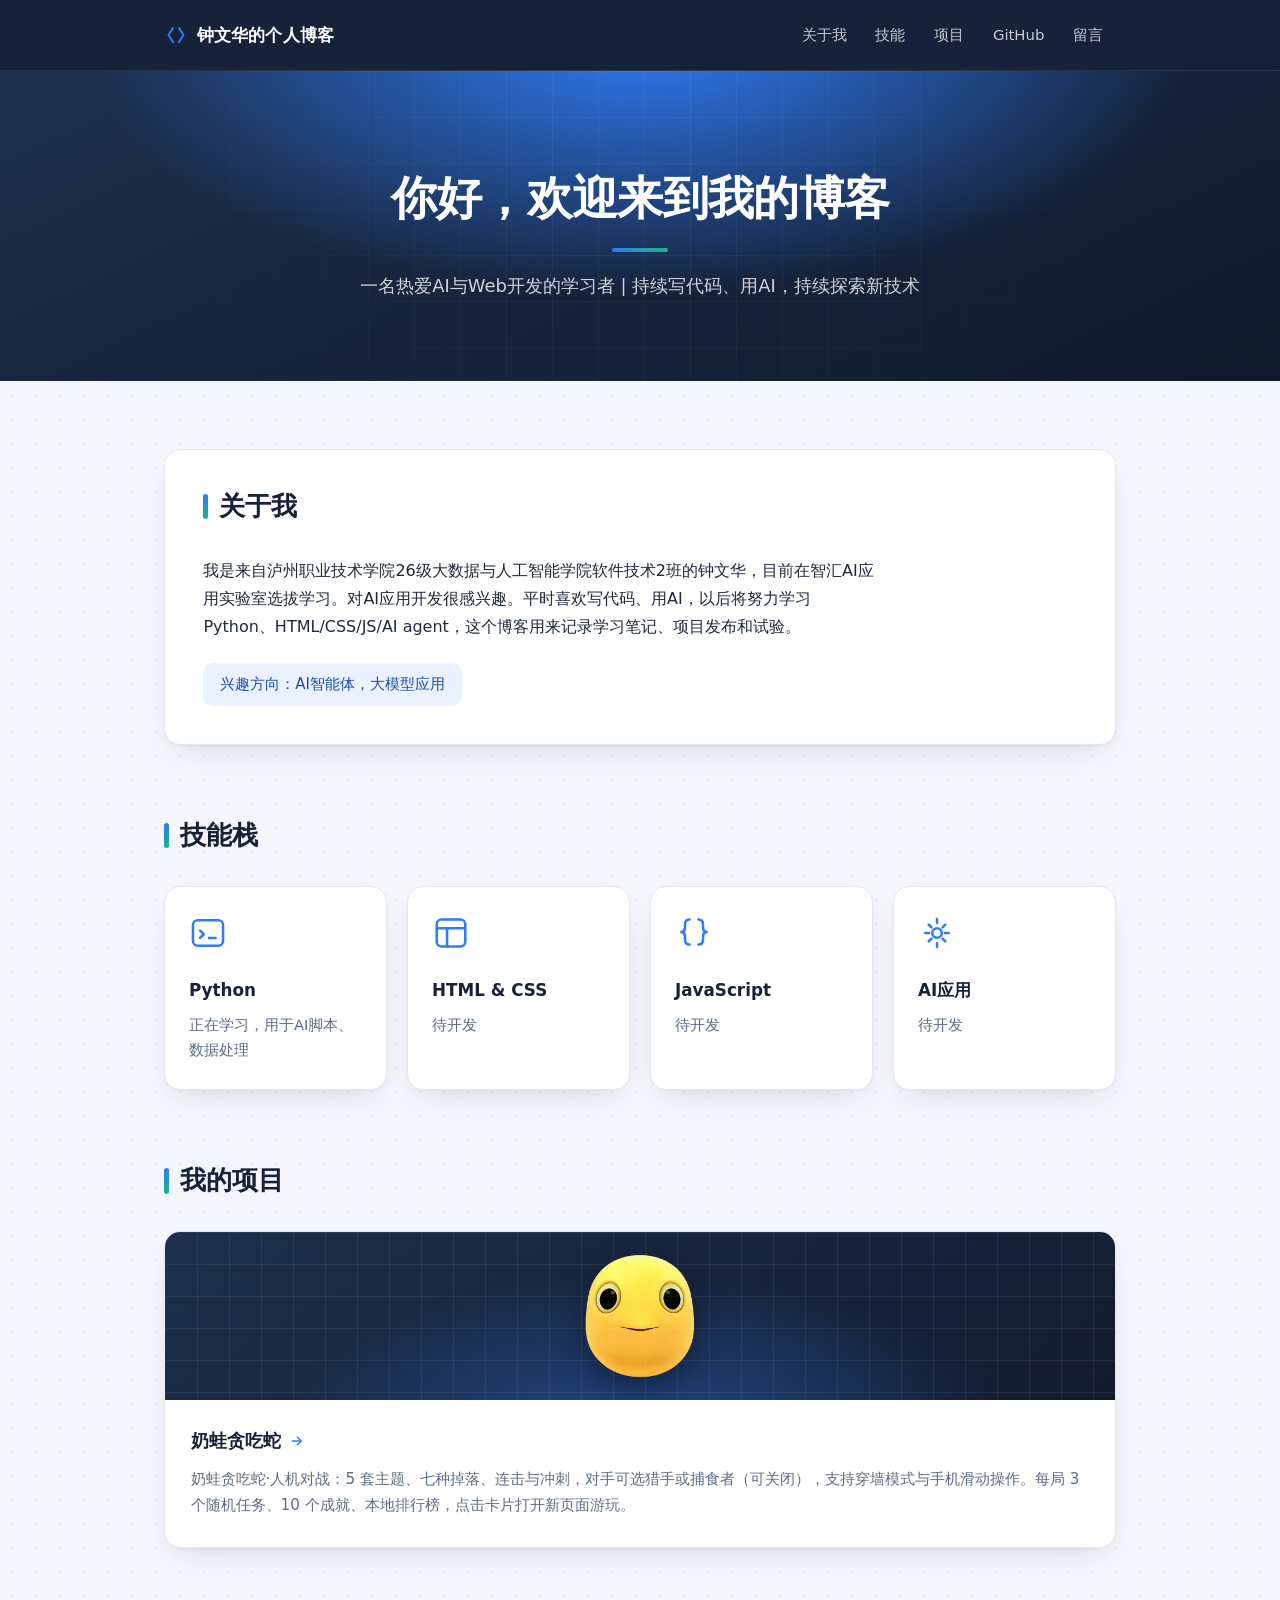
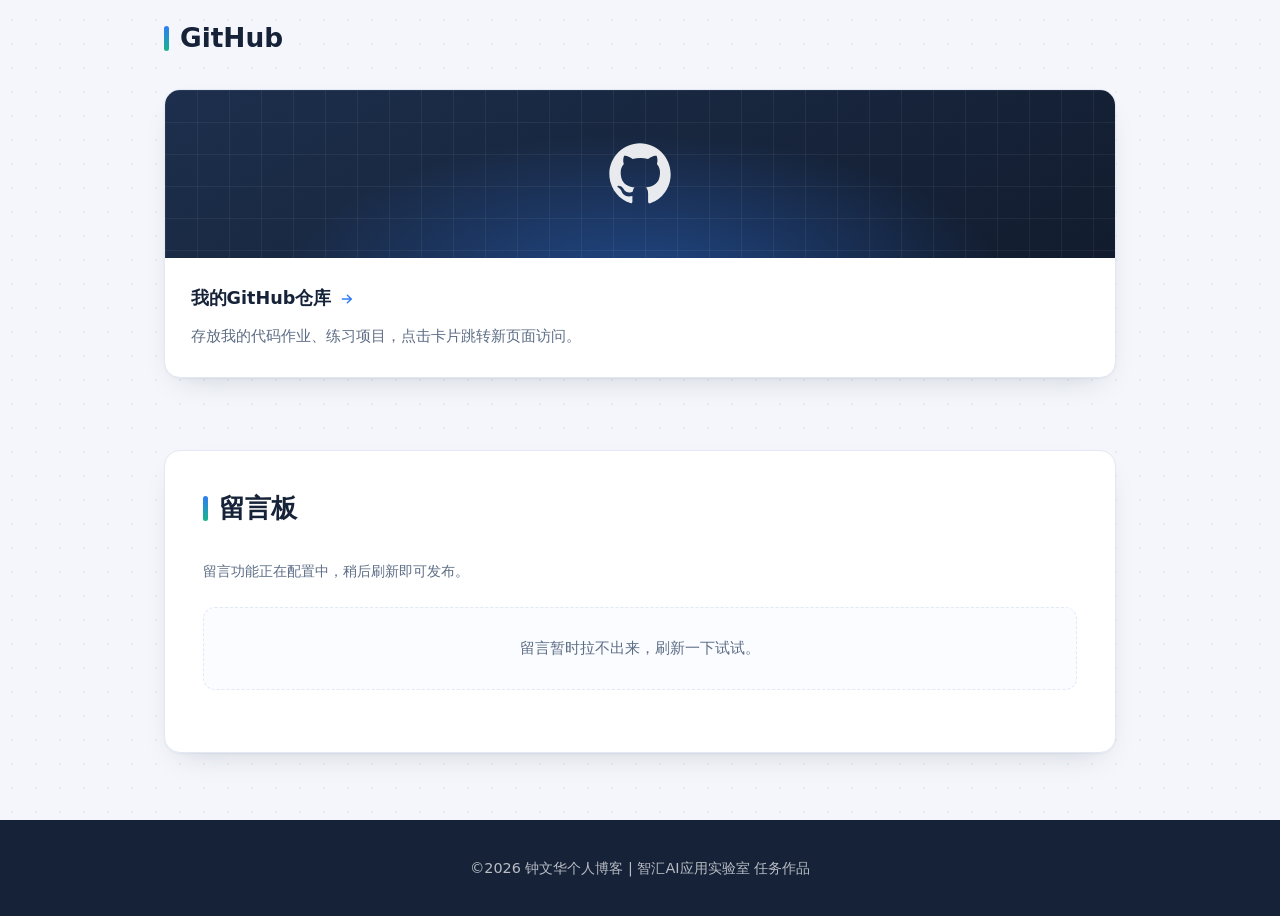
<file: index.html>
<!DOCTYPE html>
<html lang="zh-CN">
<head>
    <meta charset="UTF-8">
    <meta name="viewport" content="width=device-width, initial-scale=1.0">
    <title>钟文华的个人博客</title>
    <link rel="icon" href="data:image/svg+xml,%3Csvg xmlns='http://www.w3.org/2000/svg' viewBox='0 0 64 64'%3E%3Crect width='64' height='64' rx='15' fill='%23152238'/%3E%3Cpath d='M26 19 15 32l11 13M38 19l11 13-11 13' fill='none' stroke='%232f7cf6' stroke-width='6' stroke-linecap='round' stroke-linejoin='round'/%3E%3C/svg%3E">
    <link rel="preconnect" href="https://miaoda.feishu.cn" crossorigin>
    <link rel="stylesheet" href="https://miaoda.feishu.cn/fonts/css2?family=Noto+Sans+SC:wght@400;500;700&display=swap">
    <style>
        :root {
            --ink: #152238;
            --accent: #2f7cf6;
            --accent-2: #17b58a;
            --accent-soft: #eaf1ff;
            --bg: #f4f6fb;
            --card: #ffffff;
            --line: #e3e9f4;
            --text: #1e2a3c;
            --muted: #5d6d85;
            --radius: 16px;
            --maxw: 1080px;
            --shadow: 0 1px 2px rgba(21, 34, 56, .04), 0 12px 30px -16px rgba(21, 34, 56, .22);
        }
        * {
            margin: 0;
            padding: 0;
            box-sizing: border-box;
        }
        html {
            scroll-behavior: smooth;
        }
        body {
            font-family: "Noto Sans SC", "Microsoft YaHei", system-ui, -apple-system, "Segoe UI", sans-serif;
            color: var(--text);
            line-height: 1.75;
            -webkit-font-smoothing: antialiased;
            background-color: var(--bg);
            background-image: radial-gradient(rgba(21, 34, 56, .055) 1px, transparent 1px);
            background-size: 24px 24px;
        }
        /* ===== 导航栏 ===== */
        nav {
            position: sticky;
            top: 0;
            z-index: 100;
            background: var(--ink);
            border-bottom: 1px solid rgba(255, 255, 255, .08);
        }
        .nav-container {
            max-width: var(--maxw);
            margin: 0 auto;
            padding: .8rem 5%;
            display: flex;
            align-items: center;
            justify-content: space-between;
            flex-wrap: wrap;
            gap: .5rem 1.25rem;
        }
        .logo {
            display: flex;
            align-items: center;
            gap: .55rem;
            color: #fff;
            font-size: 1.08rem;
            font-weight: 700;
            letter-spacing: .01em;
        }
        .logo svg {
            width: 24px;
            height: 24px;
            flex: none;
            color: var(--accent);
        }
        .nav-links {
            display: flex;
            flex-wrap: wrap;
            gap: .2rem;
        }
        .nav-links a {
            display: inline-flex;
            align-items: center;
            min-height: 44px;
            padding: .35rem .8rem;
            border-radius: 999px;
            color: rgba(255, 255, 255, .76);
            font-size: .93rem;
            text-decoration: none;
            transition: background-color .2s, color .2s;
        }
        .nav-links a:hover {
            color: #fff;
            background: rgba(255, 255, 255, .13);
        }
        /* ===== 头部横幅 ===== */
        .hero {
            position: relative;
            overflow: hidden;
            padding: 6rem 1.5rem 5rem;
            text-align: center;
            color: #fff;
            background:
                radial-gradient(900px 420px at 50% -12%, #2f7cf6 0%, rgba(47, 124, 246, 0) 62%),
                linear-gradient(155deg, #1d2f4d, #152238 58%, #0f1a2b);
        }
        .hero::before {
            content: "";
            position: absolute;
            inset: 0;
            pointer-events: none;
            background-image:
                linear-gradient(rgba(255, 255, 255, .055) 1px, transparent 1px),
                linear-gradient(90deg, rgba(255, 255, 255, .055) 1px, transparent 1px);
            background-size: 46px 46px;
            -webkit-mask-image: radial-gradient(circle at 50% 26%, #000, transparent 74%);
            mask-image: radial-gradient(circle at 50% 26%, #000, transparent 74%);
        }
        .hero h1 {
            position: relative;
            font-size: clamp(1.85rem, 5vw, 2.9rem);
            line-height: 1.35;
            letter-spacing: -.015em;
        }
        .hero h1::after {
            content: "";
            display: block;
            width: 56px;
            height: 4px;
            margin: 1.15rem auto 0;
            border-radius: 99px;
            background: linear-gradient(90deg, var(--accent), var(--accent-2));
        }
        .hero p {
            position: relative;
            max-width: 36em;
            margin: 1.15rem auto 0;
            font-size: clamp(.98rem, 2.4vw, 1.12rem);
            color: rgba(255, 255, 255, .8);
        }
        /* ===== 容器通用 ===== */
        .container {
            max-width: var(--maxw);
            margin: 0 auto;
            padding: 4.2rem 5%;
        }
        section {
            scroll-margin-top: 84px;
        }
        .section-title {
            position: relative;
            padding-left: 1rem;
            margin-bottom: 2rem;
            font-size: clamp(1.3rem, 3.4vw, 1.65rem);
            line-height: 1.4;
            color: var(--ink);
        }
        .section-title::before {
            content: "";
            position: absolute;
            left: 0;
            top: .22em;
            bottom: .22em;
            width: 5px;
            border-radius: 99px;
            background: linear-gradient(180deg, var(--accent), var(--accent-2));
        }
        /* ===== 关于我 ===== */
        .about {
            padding: 2.4rem;
            margin-bottom: 4.5rem;
            background: var(--card);
            border: 1px solid var(--line);
            border-radius: var(--radius);
            box-shadow: var(--shadow);
        }
        .about p {
            max-width: 66ch;
        }
        .about .interest {
            display: inline-block;
            margin-top: 1.4rem;
            padding: .5rem 1.05rem;
            border-radius: 10px;
            background: var(--accent-soft);
            color: #1c4fa8;
            font-size: .94rem;
            font-weight: 500;
        }
        /* ===== 技能卡片 ===== */
        .skill-wrap {
            display: grid;
            grid-template-columns: repeat(4, 1fr);
            gap: 1.25rem;
            margin-bottom: 4.5rem;
        }
        .skill-card {
            padding: 1.7rem 1.5rem;
            background: var(--card);
            border: 1px solid var(--line);
            border-radius: var(--radius);
            box-shadow: var(--shadow);
            transition: transform .25s ease, box-shadow .25s ease, border-color .25s;
        }
        .skill-card:hover {
            transform: translateY(-4px);
            border-color: #cfdcf5;
            box-shadow: 0 20px 38px -20px rgba(21, 34, 56, .32);
        }
        .skill-card svg {
            width: 38px;
            height: 38px;
            margin-bottom: .9rem;
            color: var(--accent);
        }
        .skill-card h3 {
            margin-bottom: .45rem;
            font-size: 1.05rem;
            color: var(--ink);
        }
        .skill-card p {
            font-size: .92rem;
            line-height: 1.7;
            color: var(--muted);
        }
        /* ===== 项目板块 ===== */
        .project-wrap {
            display: grid;
            grid-template-columns: repeat(auto-fit, minmax(300px, 1fr));
            gap: 1.5rem;
            margin-bottom: 4.5rem;
        }
        .project-card {
            overflow: hidden;
            background: var(--card);
            border: 1px solid var(--line);
            border-radius: var(--radius);
            box-shadow: var(--shadow);
            transition: transform .25s ease, box-shadow .25s ease, border-color .25s;
        }
        .project-card:hover {
            transform: translateY(-5px);
            border-color: #cfdcf5;
            box-shadow: 0 24px 46px -24px rgba(21, 34, 56, .35);
        }
        .project-card a {
            display: block;
            height: 100%;
            color: inherit;
            text-decoration: none;
        }
        .card-cover {
            position: relative;
            height: 168px;
            display: flex;
            align-items: center;
            justify-content: center;
            overflow: hidden;
            background:
                radial-gradient(520px 220px at 50% 118%, rgba(47, 124, 246, .42), rgba(47, 124, 246, 0) 70%),
                linear-gradient(150deg, #1d2f4d, #121c2e);
        }
        .card-cover::after {
            content: "";
            position: absolute;
            inset: 0;
            background-image:
                linear-gradient(rgba(255, 255, 255, .055) 1px, transparent 1px),
                linear-gradient(90deg, rgba(255, 255, 255, .055) 1px, transparent 1px);
            background-size: 32px 32px;
        }
        .card-cover img {
            position: relative;
            height: 128px;
            width: auto;
            filter: drop-shadow(0 12px 18px rgba(0, 0, 0, .4));
            transition: transform .35s ease;
        }
        .project-card:hover .card-cover img {
            transform: translateY(-4px) scale(1.05);
        }
        .card-cover.gh svg {
            position: relative;
            height: 64px;
            width: 64px;
            color: #fff;
            opacity: .9;
        }
        .project-card .content {
            padding: 1.6rem 1.6rem 1.75rem;
        }
        .project-card h3 {
            display: flex;
            align-items: center;
            gap: .5rem;
            margin-bottom: .55rem;
            font-size: 1.1rem;
            color: var(--ink);
        }
        .project-card h3 svg {
            width: 16px;
            height: 16px;
            flex: none;
            color: var(--accent);
            transition: transform .25s ease;
        }
        .project-card:hover h3 svg {
            transform: translateX(3px);
        }
        .project-card p {
            font-size: .95rem;
            color: var(--muted);
        }
        /* ===== 留言板 ===== */
        .message-box {
            padding: 2.4rem;
            background: var(--card);
            border: 1px solid var(--line);
            border-radius: var(--radius);
            box-shadow: var(--shadow);
        }
        input,
        textarea {
            width: 100%;
            padding: .85rem 1rem;
            font-family: inherit;
            font-size: 1rem;
            color: var(--text);
            background: #fafcff;
            border: 1px solid var(--line);
            border-radius: 10px;
            transition: border-color .2s, box-shadow .2s, background-color .2s;
        }
        input {
            margin-bottom: 1rem;
        }
        textarea {
            min-height: 120px;
            margin-bottom: 1.25rem;
            line-height: 1.7;
            resize: vertical;
        }
        input:focus,
        textarea:focus {
            outline: none;
            background: #fff;
            border-color: var(--accent);
            box-shadow: 0 0 0 4px rgba(47, 124, 246, .13);
        }
        input::placeholder,
        textarea::placeholder {
            color: #93a1b5;
        }
        button {
            padding: .85rem 2.2rem;
            font-family: inherit;
            font-size: 1rem;
            font-weight: 500;
            color: #fff;
            border: none;
            border-radius: 10px;
            cursor: pointer;
            background: linear-gradient(135deg, #3f8af8, #2560cf);
            box-shadow: 0 12px 22px -12px rgba(47, 124, 246, .95);
            transition: transform .2s, box-shadow .2s;
        }
        button:hover {
            transform: translateY(-2px);
            box-shadow: 0 16px 28px -12px rgba(47, 124, 246, 1);
        }
        button:active {
            transform: translateY(0);
        }
        /* 留言提交行、留言列表 */
        .msg-actions {
            display: flex;
            align-items: center;
            gap: 1rem;
            flex-wrap: wrap;
        }
        .msg-tip {
            font-size: .88rem;
            color: var(--accent-2);
        }
        .msg-tip.is-bad {
            color: #d64545;
        }
        .msg-hint {
            margin-top: 1.1rem;
            font-size: .86rem;
            color: var(--muted);
        }
        .msg-hint:empty {
            display: none;
        }
        /* 在线评论区（Twikoo）容器 */
        .twikoo-box {
            margin-top: 1.4rem;
        }
        .twikoo-box .msg-hint {
            margin-top: .2rem;
        }
        .msg-list {
            list-style: none;
            margin-top: 1.5rem;
            display: grid;
            gap: .85rem;
        }
        .msg-item {
            padding: 1rem 1.15rem;
            background: #fafcff;
            border: 1px solid var(--line);
            border-radius: 12px;
        }
        .msg-head {
            display: flex;
            align-items: center;
            gap: .7rem;
            margin-bottom: .3rem;
        }
        .msg-name {
            flex: 1;
            min-width: 0;
            font-size: .95rem;
            font-weight: 500;
            color: var(--accent);
            word-break: break-all;
        }
        .msg-time {
            flex: none;
            font-size: .82rem;
            color: var(--muted);
        }
        .msg-del {
            flex: none;
            padding: .3rem .6rem;
            font-family: inherit;
            font-size: .82rem;
            line-height: 1.4;
            color: var(--muted);
            background: transparent;
            border: 1px solid var(--line);
            border-radius: 8px;
            box-shadow: none;
            cursor: pointer;
            transition: color .2s, background-color .2s, border-color .2s;
        }
        .msg-del:hover {
            transform: none;
            box-shadow: none;
            color: #d64545;
            background: #fff5f5;
            border-color: #f1cccc;
        }
        .msg-del.is-armed {
            color: #fff;
            background: #d64545;
            border-color: #d64545;
        }
        .msg-text {
            font-size: .97rem;
            line-height: 1.75;
            color: var(--text);
            white-space: pre-wrap;
            word-break: break-word;
        }
        .msg-empty {
            margin-top: 1.5rem;
            padding: 1.7rem 1.2rem;
            text-align: center;
            font-size: .95rem;
            color: var(--muted);
            background: #fafcff;
            border: 1px dashed var(--line);
            border-radius: 12px;
        }
        .msg-new {
            animation: msgIn .32s ease;
        }
        @keyframes msgIn {
            from {
                opacity: 0;
                transform: translateY(-6px);
            }
            to {
                opacity: 1;
                transform: none;
            }
        }
        @media (prefers-reduced-motion: reduce) {
            .msg-new {
                animation: none;
            }
        }
        /* ===== 页脚 ===== */
        footer {
            padding: 2.2rem 1.5rem;
            text-align: center;
            font-size: .9rem;
            color: rgba(255, 255, 255, .7);
            background: var(--ink);
        }
        /* ===== 滚动渐显 ===== */
        .rv {
            opacity: 0;
            transform: translateY(20px);
            transition: opacity .65s ease, transform .65s cubic-bezier(.22, 1, .36, 1);
        }
        .rv.in {
            opacity: 1;
            transform: none;
        }
        @media (prefers-reduced-motion: reduce) {
            .rv {
                opacity: 1;
                transform: none;
                transition: none;
            }
            html {
                scroll-behavior: auto;
            }
        }
        /* ===== 窄屏适配 ===== */
        @media (max-width: 960px) {
            .skill-wrap {
                grid-template-columns: repeat(2, 1fr);
                margin-bottom: 3.5rem;
            }
        }
        @media (max-width: 780px) {
            .container {
                padding: 3.4rem 6%;
            }
            .hero {
                padding: 4.6rem 1.25rem 4rem;
            }
            .about,
            .message-box {
                padding: 1.9rem;
            }
            .about {
                margin-bottom: 3.5rem;
            }
            .project-wrap {
                margin-bottom: 3.5rem;
            }
            .card-cover {
                height: 150px;
            }
            .card-cover img {
                height: 112px;
            }
        }
        @media (max-width: 560px) {
            .skill-wrap {
                grid-template-columns: 1fr;
            }
            .nav-container {
                padding: .7rem 5%;
            }
            .logo {
                font-size: 1rem;
            }
            .nav-links a {
                padding: .35rem .62rem;
                font-size: .88rem;
            }
        }
    </style>
</head>
<body>
    <!--导航-->
    <nav>
        <div class="nav-container">
            <div class="logo">
                <svg viewBox="0 0 24 24" fill="none" stroke="currentColor" stroke-width="2" stroke-linecap="round" stroke-linejoin="round" aria-hidden="true">
                    <path d="M9 5 4.5 12 9 19M15 5l4.5 7L15 19"></path>
                </svg>
                钟文华的个人博客
            </div>
            <div class="nav-links">
                <a href="#about">关于我</a>
                <a href="#skill">技能</a>
                <a href="#project">项目</a>
                <a href="#github">GitHub</a>
                <a href="#msg">留言</a>
            </div>
        </div>
    </nav>
    <!--头部横幅-->
    <section class="hero">
        <h1>你好，欢迎来到我的博客</h1>
        <p>一名热爱AI与Web开发的学习者 | 持续写代码、用AI，持续探索新技术</p>
    </section>

    <div class="container">
        <!--关于我-->
        <section id="about" class="about rv">
            <h2 class="section-title">关于我</h2>
            <p>我是来自泸州职业技术学院26级大数据与人工智能学院软件技术2班的钟文华，目前在智汇AI应用实验室选拔学习。对AI应用开发很感兴趣。平时喜欢写代码、用AI，以后将努力学习Python、HTML/CSS/JS/AI agent，这个博客用来记录学习笔记、项目发布和试验。</p>
            <p class="interest">兴趣方向：AI智能体，大模型应用</p>
        </section>

        <!--技能板块-->
        <section id="skill" class="rv">
            <h2 class="section-title">技能栈</h2>
            <div class="skill-wrap">
                <div class="skill-card">
                    <svg viewBox="0 0 24 24" fill="none" stroke="currentColor" stroke-width="1.6" stroke-linecap="round" stroke-linejoin="round" aria-hidden="true">
                        <rect x="2.5" y="4" width="19" height="16" rx="3"></rect>
                        <path d="M7 10.5l2.3 2.3L7 15.1M12.6 15.1h4.2"></path>
                    </svg>
                    <h3>Python</h3>
                    <p>正在学习，用于AI脚本、数据处理</p>
                </div>
                <div class="skill-card">
                    <svg viewBox="0 0 24 24" fill="none" stroke="currentColor" stroke-width="1.6" stroke-linecap="round" stroke-linejoin="round" aria-hidden="true">
                        <rect x="3" y="3.5" width="18" height="17" rx="3"></rect>
                        <path d="M3 9h18M9.5 20.5V9"></path>
                    </svg>
                    <h3>HTML &amp; CSS</h3>
                    <p>待开发</p>
                </div>
                <div class="skill-card">
                    <svg viewBox="0 0 24 24" fill="none" stroke="currentColor" stroke-width="1.6" stroke-linecap="round" stroke-linejoin="round" aria-hidden="true">
                        <path d="M9.2 3.5c-2.4 0-2.9 1.5-2.9 3.2v2.1c0 1.5-.8 2.4-2.3 2.6 1.5.2 2.3 1.1 2.3 2.6v2.1c0 1.7.5 3.2 2.9 3.2M14.8 3.5c2.4 0 2.9 1.5 2.9 3.2v2.1c0 1.5.8 2.4 2.3 2.6-1.5.2-2.3 1.1-2.3 2.6v2.1c0 1.7-.5 3.2-2.9 3.2"></path>
                    </svg>
                    <h3>JavaScript</h3>
                    <p>待开发</p>
                </div>
                <div class="skill-card">
                    <svg viewBox="0 0 24 24" fill="none" stroke="currentColor" stroke-width="1.6" stroke-linecap="round" stroke-linejoin="round" aria-hidden="true">
                        <circle cx="12" cy="12" r="3"></circle>
                        <path d="M12 3.2v2.4M12 18.4v2.4M4.6 12h2.4M17 12h2.4M6.8 6.8l1.7 1.7M15.5 15.5l1.7 1.7M17.2 6.8l-1.7 1.7M8.5 15.5l-1.7 1.7"></path>
                    </svg>
                    <h3>AI应用</h3>
                    <p>待开发</p>
                </div>
            </div>
        </section>

        <!--项目展示（点击卡片打开新页面）-->
        <section id="project" class="rv">
            <h2 class="section-title">我的项目</h2>
            <div class="project-wrap">
                <div class="project-card">
                    <a href="snake.html" target="_blank">
                        <div class="card-cover">
                            <img src="img/cover-nailong.png" alt="奶蛙贪吃蛇小游戏">
                        </div>
                        <div class="content">
                            <h3>奶蛙贪吃蛇
                                <svg viewBox="0 0 24 24" fill="none" stroke="currentColor" stroke-width="2.2" stroke-linecap="round" stroke-linejoin="round" aria-hidden="true">
                                    <path d="M5 12h12M12.5 6.5l6 5.5-6 5.5"></path>
                                </svg>
                            </h3>
                            <p>奶蛙贪吃蛇·人机对战：5 套主题、七种掉落、连击与冲刺，对手可选猎手或捕食者（可关闭），支持穿墙模式与手机滑动操作。每局 3 个随机任务、10 个成就、本地排行榜，点击卡片打开新页面游玩。</p>
                        </div>
                    </a>
                </div>
            </div>
        </section>

        <!--GitHub跳转栏 你把下面href改成你的github地址-->
        <section id="github" class="rv">
            <h2 class="section-title">GitHub</h2>
            <div class="project-wrap">
                <div class="project-card">
                    <a href="https://github.com/huakingsama" target="_blank">
                        <div class="card-cover gh">
                            <svg viewBox="0 0 24 24" fill="currentColor" aria-hidden="true">
                                <path d="M12 .5C5.73.5.5 5.73.5 12c0 5.08 3.29 9.39 7.86 10.91.58.11.79-.25.79-.55v-2.1c-3.2.7-3.88-1.4-3.88-1.4-.53-1.35-1.29-1.71-1.29-1.71-1.06-.72.08-.71.08-.71 1.17.08 1.78 1.2 1.78 1.2 1.04 1.78 2.74 1.27 3.41.97.11-.76.41-1.28.74-1.57-2.55-.29-5.23-1.28-5.23-5.7 0-1.26.45-2.29 1.19-3.1-.12-.29-.52-1.46.11-3.05 0 0 .97-.31 3.18 1.18a11 11 0 0 1 5.79 0c2.2-1.49 3.17-1.18 3.17-1.18.63 1.59.23 2.76.12 3.05.74.81 1.18 1.84 1.18 3.1 0 4.43-2.69 5.4-5.25 5.69.42.36.79 1.08.79 2.18v3.24c0 .31.21.67.8.55A11.51 11.51 0 0 0 23.5 12C23.5 5.73 18.27.5 12 .5z"></path>
                            </svg>
                        </div>
                        <div class="content">
                            <h3>我的GitHub仓库
                                <svg viewBox="0 0 24 24" fill="none" stroke="currentColor" stroke-width="2.2" stroke-linecap="round" stroke-linejoin="round" aria-hidden="true">
                                    <path d="M5 12h12M12.5 6.5l6 5.5-6 5.5"></path>
                                </svg>
                            </h3>
                            <p>存放我的代码作业、练习项目，点击卡片跳转新页面访问。</p>
                        </div>
                    </a>
                </div>
            </div>
        </section>

        <!--留言区-->
        <section id="msg" class="message-box rv">
            <h2 class="section-title">留言板</h2>
            <form id="msgForm" novalidate>
                <input type="text" id="msgName" maxlength="20" autocomplete="nickname" placeholder="你的昵称（不填就显示“匿名访客”）" aria-label="你的昵称">
                <textarea id="msgText" rows="4" maxlength="500" placeholder="写下你的留言（最多 500 字）" aria-label="写下你的留言"></textarea>
                <div class="msg-actions">
                    <button type="submit" id="msgSubmit">提交留言</button>
                    <span class="msg-tip" id="msgTip" role="status" aria-live="polite"></span>
                </div>
            </form>
            <!-- 下面这个的文字会显示在留言框正下方（小字）可以修改 -->
            <p class="msg-hint" id="msgHint"></p>
            <div class="msg-empty" id="msgEmpty">还没有留言，来写第一条吧。</div>
            <ul class="msg-list" id="msgList" aria-live="polite"></ul>
        </section>
    </div>

    <footer>
        <p>©2026 钟文华个人博客 | 智汇AI应用实验室 任务作品</p>
    </footer>

    <script>
        // 平滑滚动
        document.querySelectorAll('a[href^="#"]').forEach(anchor => {
            anchor.addEventListener('click', function (e) {
                const target = document.querySelector(this.getAttribute('href'));
                if (!target) return;
                e.preventDefault();
                target.scrollIntoView({
                    behavior: 'smooth'
                });
            });
        });

        // 滚动到视口内时渐显
        const revealTargets = document.querySelectorAll('.rv');
        if ('IntersectionObserver' in window) {
            const io = new IntersectionObserver((entries) => {
                entries.forEach(entry => {
                    if (entry.isIntersecting) {
                        entry.target.classList.add('in');
                        io.unobserve(entry.target);
                    }
                });
            }, { threshold: 0.12, rootMargin: '0px 0px -8% 0px' });
            revealTargets.forEach(el => io.observe(el));
        } else {
            revealTargets.forEach(el => el.classList.add('in'));
        }

        // ===== 留言板 =====
        // 在线留言：评论存在 GitHub 仓库的那个 Issue 里（#2），访客不用注册、不用登录，填个昵称就能发，
        // 所有人看到的是同一份评论区。博主删留言：打开该 Issue，鼠标移到评论右上角 ··· → Delete comment。
        //   token 只用来读写评论。建议在 GitHub 建 Fine-grained token：只选本仓库、只给 Issues: Read and write，
        //   其它权限一律 No access —— 即使令牌被看到，也改不了仓库里的任何代码。
        //   页面挂在线上的 http(s) 地址时用这套；本地双击打开的 file:// 用不了，会自动改用下面的本机留言板。
        const GHBOARD = {
            repo: 'huakingsama/huakingsama.github.io',
            issue: 2,
            token: '',
            api: 'https://api.github.com'
        };
        // 线上（http/https）用 GitHub 版留言区；本地 file:// 预览仍用下面的本机留言板
        const ONLINE_BOARD = (location.protocol === 'http:' || location.protocol === 'https:') &&
            !!(GHBOARD.repo && GHBOARD.issue);

        (function () {
            const KEY = 'blog.messages.v1';
            const MAX = 200;
            const listEl = document.getElementById('msgList');
            const emptyEl = document.getElementById('msgEmpty');
            const formEl = document.getElementById('msgForm');
            const nameEl = document.getElementById('msgName');
            const textEl = document.getElementById('msgText');
            const tipEl = document.getElementById('msgTip');
            const hintEl = document.getElementById('msgHint');
            if (!listEl || !formEl) return;

            function read() {
                try {
                    const v = JSON.parse(localStorage.getItem(KEY) || '[]');
                    return Array.isArray(v) ? v : [];
                } catch (e) {
                    return [];
                }
            }

            function write(arr) {
                try {
                    localStorage.setItem(KEY, JSON.stringify(arr));
                } catch (e) {}
            }

            function ago(ts) {
                const span = Date.now() - ts;
                if (span < 60000) return '刚刚';
                if (span < 3600000) return Math.floor(span / 60000) + ' 分钟前';
                if (span < 86400000) return Math.floor(span / 3600000) + ' 小时前';
                // 超过一天就显示具体日期；跨年的补上年份，避免看成今年
                const d = new Date(ts);
                const now = new Date();
                const p = n => String(n).padStart(2, '0');
                const prefix = d.getFullYear() === now.getFullYear() ? '' : d.getFullYear() + '年';
                return prefix + (d.getMonth() + 1) + '月' + d.getDate() + '日 ' + p(d.getHours()) + ':' + p(d.getMinutes());
            }

            // 全部用 textContent 写入，避免把留言当 HTML 渲染
            function render(freshId) {
                const arr = read();
                listEl.textContent = '';
                emptyEl.hidden = arr.length > 0;
                arr.forEach(function (m) {
                    const li = document.createElement('li');
                    li.className = 'msg-item' + (m.id === freshId ? ' msg-new' : '');

                    const head = document.createElement('div');
                    head.className = 'msg-head';
                    const nm = document.createElement('span');
                    nm.className = 'msg-name';
                    nm.textContent = m.name;
                    const tm = document.createElement('span');
                    tm.className = 'msg-time';
                    tm.textContent = ago(m.at);
                    tm.title = new Date(m.at).toLocaleString('zh-CN');

                    // 删除：第一下先把按钮变成“确认删除”，再点一下才真删
                    const del = document.createElement('button');
                    del.type = 'button';
                    del.className = 'msg-del';
                    del.textContent = '删除';
                    del.setAttribute('aria-label', '删除这条留言');
                    del.addEventListener('click', function () {
                        if (!del.classList.contains('is-armed')) {
                            del.classList.add('is-armed');
                            del.textContent = '确认删除';
                            clearTimeout(del.armTimer);
                            del.armTimer = setTimeout(function () {
                                del.classList.remove('is-armed');
                                del.textContent = '删除';
                            }, 3000);
                            return;
                        }
                        clearTimeout(del.armTimer);
                        write(read().filter(function (x) {
                            return x.id !== m.id;
                        }));
                        render();
                        tip('已删除');
                    });

                    head.appendChild(nm);
                    head.appendChild(tm);
                    head.appendChild(del);

                    const tx = document.createElement('p');
                    tx.className = 'msg-text';
                    tx.textContent = m.text;

                    li.appendChild(head);
                    li.appendChild(tx);
                    listEl.appendChild(li);
                });
            }

            let tipTimer = 0;

            function tip(msg, bad) {
                tipEl.textContent = msg;
                tipEl.classList.toggle('is-bad', !!bad);
                clearTimeout(tipTimer);
                tipTimer = setTimeout(function () {
                    tipEl.textContent = '';
                }, 2600);
            }

            formEl.addEventListener('submit', function (e) {
                e.preventDefault();
                const name = nameEl.value.trim().slice(0, 20) || '匿名访客';
                const text = textEl.value.trim().slice(0, 500);
                if (!text) {
                    tip('先写点什么再提交吧', true);
                    textEl.focus();
                    return;
                }
                const item = {
                    id: Date.now() + '-' + Math.random().toString(36).slice(2, 7),
                    name: name,
                    text: text,
                    at: Date.now()
                };
                const arr = read();
                arr.unshift(item);
                write(arr.slice(0, MAX));
                render(item.id);
                textEl.value = '';
                tip('已发布');
            });

            // 另一个标签页提交时，这边立刻同步显示
            window.addEventListener('storage', function (e) {
                if (e.key === KEY) render();
            });

            // 让“刚刚 / n 分钟前”保持准确
            setInterval(function () {
                if (!ONLINE_BOARD && read().length) render();
            }, 30000);

            // ===== 在线留言：读 / 写 GitHub Issue 的评论 =====
            const MINE_KEY = 'gh.comments.mine.v1';

            function mineSet() {
                try {
                    return new Set(JSON.parse(localStorage.getItem(MINE_KEY) || '[]').map(String));
                } catch (e) {
                    return new Set();
                }
            }

            function mineAdd(id) {
                const s = mineSet();
                s.add(String(id));
                try {
                    localStorage.setItem(MINE_KEY, JSON.stringify(Array.from(s).slice(-200)));
                } catch (e) {}
            }

            function mineDrop(id) {
                const s = mineSet();
                s.delete(String(id));
                try {
                    localStorage.setItem(MINE_KEY, JSON.stringify(Array.from(s)));
                } catch (e) {}
            }

            // 留言正文约定：第一行是昵称，空行之后是正文；没有这个格式就按“匿名访客 + 全文”处理
            function parseComment(c) {
                const raw = String(c.body || '').replace(/\r/g, '');
                const lines = raw.split('\n');
                let name = '匿名访客';
                let rest = raw.trim();
                const m = (lines[0] || '').trim().match(/^\*\*(.+?)\*\*$/);
                if (m) {
                    name = m[1].trim().slice(0, 20) || '匿名访客';
                    rest = lines.slice(1).join('\n').replace(/^\s*\n/, '').trim();
                }
                return {
                    id: String(c.id),
                    name: name,
                    text: rest,
                    at: Date.parse(c.created_at) || Date.now()
                };
            }

            function ghHeaders(withBody) {
                const h = {
                    'Accept': 'application/vnd.github+json',
                    'X-GitHub-Api-Version': '2022-11-28'
                };
                if (GHBOARD.token) h['Authorization'] = 'Bearer ' + GHBOARD.token;
                if (withBody) h['Content-Type'] = 'application/json';
                return h;
            }

            function ghCommentsUrl() {
                return GHBOARD.api + '/repos/' + GHBOARD.repo + '/issues/' + GHBOARD.issue + '/comments';
            }

            function ghLoadAll() {
                const all = [];
                const one = function (page) {
                    return fetch(ghCommentsUrl() + '?per_page=100&page=' + page, {
                        headers: ghHeaders()
                    }).then(function (r) {
                        if (!r.ok) throw new Error('HTTP ' + r.status);
                        return r.json();
                    }).then(function (arr) {
                        arr.forEach(function (c) {
                            all.push(parseComment(c));
                        });
                        if (arr.length === 100 && page < 5) return one(page + 1);
                        return all;
                    });
                };
                return one(1);
            }

            function ghPost(name, text) {
                const safe = name.replace(/[*\n\r]/g, '').trim().slice(0, 20) || '匿名访客';
                return fetch(ghCommentsUrl(), {
                    method: 'POST',
                    headers: ghHeaders(true),
                    body: JSON.stringify({ body: '**' + safe + '**\n\n' + text })
                }).then(function (r) {
                    if (!r.ok) throw new Error('HTTP ' + r.status);
                    return r.json();
                });
            }

            function ghDelete(id) {
                return fetch(GHBOARD.api + '/repos/' + GHBOARD.repo + '/issues/comments/' + id, {
                    method: 'DELETE',
                    headers: ghHeaders()
                }).then(function (r) {
                    if (!r.ok && r.status !== 404) throw new Error('HTTP ' + r.status);
                    return true;
                });
            }

            // 渲染（复用本机留言板那套 .msg-* 样式；全部走 textContent，不把留言当 HTML）
            function renderRemote(arr, freshId) {
                listEl.textContent = '';
                emptyEl.hidden = arr.length > 0;
                if (!arr.length) emptyEl.textContent = '还没有留言，来写第一条吧。';
                const mine = mineSet();
                arr.slice().sort(function (a, b) {
                    return a.at - b.at;
                }).forEach(function (m) {
                    const li = document.createElement('li');
                    li.className = 'msg-item' + (m.id === freshId ? ' msg-new' : '');

                    const head = document.createElement('div');
                    head.className = 'msg-head';
                    const nm = document.createElement('span');
                    nm.className = 'msg-name';
                    nm.textContent = m.name;
                    const tm = document.createElement('span');
                    tm.className = 'msg-time';
                    tm.textContent = ago(m.at);
                    tm.title = new Date(m.at).toLocaleString('zh-CN');
                    head.appendChild(nm);
                    head.appendChild(tm);

                    // 只给「这台浏览器」发过的留言配删除按钮；别人的留言请去 GitHub 的 Issue 里删
                    if (mine.has(m.id)) {
                        const del = document.createElement('button');
                        del.type = 'button';
                        del.className = 'msg-del';
                        del.textContent = '删除';
                        del.setAttribute('aria-label', '删除这条留言');
                        del.addEventListener('click', function () {
                            if (!del.classList.contains('is-armed')) {
                                del.classList.add('is-armed');
                                del.textContent = '确认删除';
                                clearTimeout(del.armTimer);
                                del.armTimer = setTimeout(function () {
                                    del.classList.remove('is-armed');
                                    del.textContent = '删除';
                                }, 3000);
                                return;
                            }
                            clearTimeout(del.armTimer);
                            del.disabled = true;
                            ghDelete(m.id).then(function () {
                                mineDrop(m.id);
                                tip('已删除');
                                return refresh();
                            }).catch(function () {
                                del.disabled = false;
                                tip('删除失败，稍后再试', true);
                            });
                        });
                        head.appendChild(del);
                    }

                    const tx = document.createElement('p');
                    tx.className = 'msg-text';
                    tx.textContent = m.text;

                    li.appendChild(head);
                    li.appendChild(tx);
                    listEl.appendChild(li);
                });
            }

            // refresh 放在这一层，renderRemote 里的“删除”按钮才能调到它
            let refresh = function () {
                return Promise.resolve();
            };

            function mountOnline() {
                listEl.hidden = false;

                refresh = function (freshId) {
                    return ghLoadAll().then(function (arr) {
                        renderRemote(arr, freshId);
                        return arr;
                    }).catch(function () {
                        emptyEl.hidden = false;
                        emptyEl.textContent = '留言暂时拉不出来，刷新一下试试。';
                    });
                };

                // 还没填 token 时：只读能把已有留言显示出来，发布功能先隐藏
                if (!GHBOARD.token) {
                    formEl.hidden = true;
                    if (hintEl) {
                        hintEl.hidden = false;
                        hintEl.textContent = '留言功能正在配置中，稍后刷新即可发布。';
                    }
                    refresh();
                    return;
                }

                formEl.hidden = false;
                if (hintEl) hintEl.hidden = true;
                emptyEl.hidden = false;
                emptyEl.textContent = '留言加载中…';
                refresh();

                formEl.addEventListener('submit', function (e) {
                    e.preventDefault();
                    const name = nameEl.value.trim().slice(0, 20) || '匿名访客';
                    const text = textEl.value.trim().slice(0, 500);
                    if (!text) {
                        tip('先写点什么再提交吧', true);
                        textEl.focus();
                        return;
                    }
                    const btn = document.getElementById('msgSubmit');
                    if (btn) btn.disabled = true;
                    tip('正在发布…');
                    ghPost(name, text).then(function (c) {
                        mineAdd(c.id);
                        textEl.value = '';
                        tip('已发布');
                        return refresh(String(c.id));
                    }).catch(function () {
                        tip('发布失败，检查网络后再试一次', true);
                    }).then(function () {
                        if (btn) btn.disabled = false;
                    });
                });

                // 每 45 秒拉一次（页面可见时），别人新发的留言会自动出现
                setInterval(function () {
                    if (document.visibilityState === 'visible') refresh();
                }, 45000);
                document.addEventListener('visibilitychange', function () {
                    if (document.visibilityState === 'visible') refresh();
                });
            }

            if (ONLINE_BOARD) {
                mountOnline();
            } else {
                render();
            }
        })();
    </script>
</body>
</html>
</file>
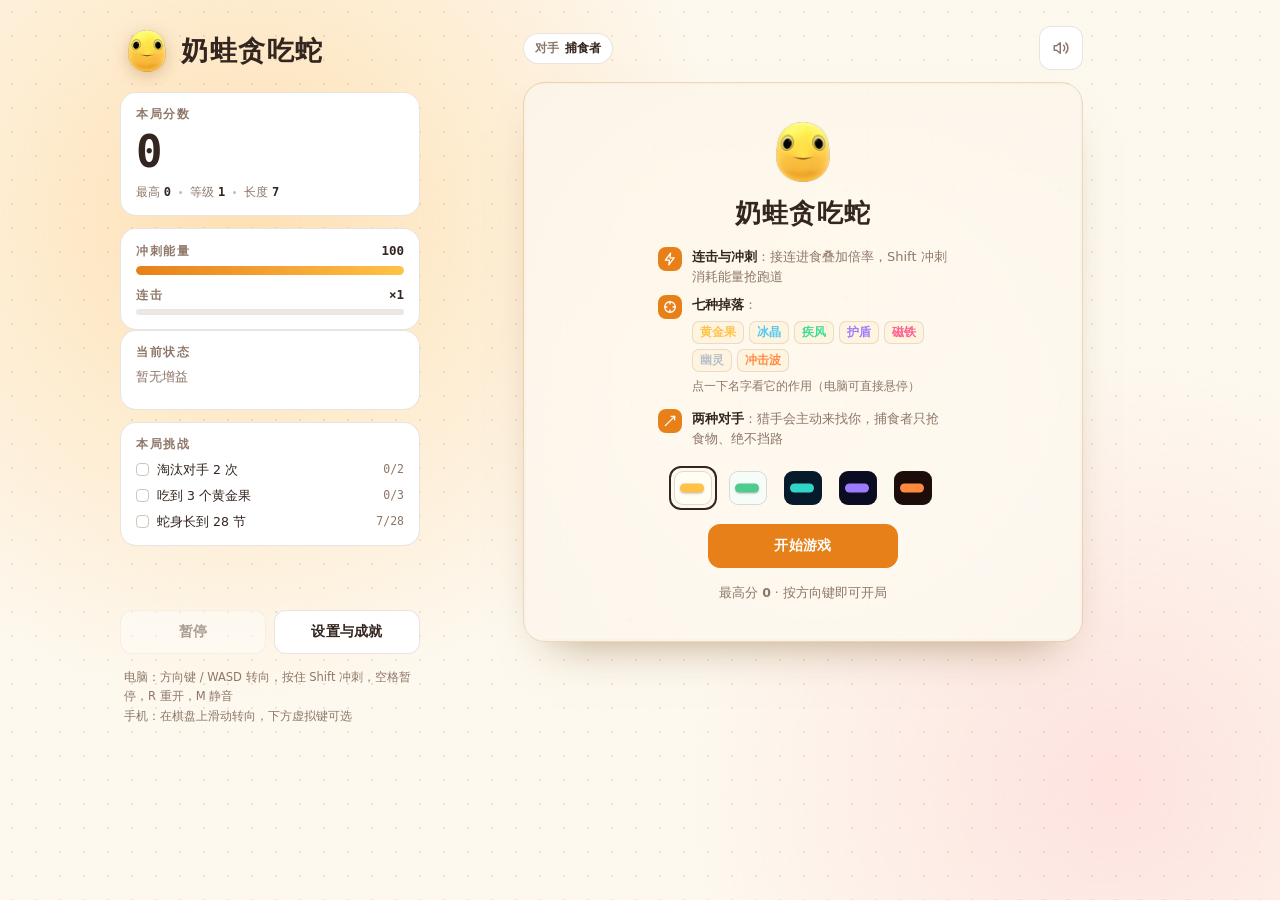
<file: snake.html>
<!DOCTYPE html>
<html lang="zh-CN">
<head>
<meta charset="UTF-8" />
<meta name="viewport" content="width=device-width, initial-scale=1.0, viewport-fit=cover" />
<title>奶蛙贪吃蛇</title>
<link rel="icon" href="data:image/svg+xml,%3Csvg xmlns='http://www.w3.org/2000/svg' viewBox='0 0 32 32'%3E%3Crect width='32' height='32' rx='8' fill='%23fffbea'/%3E%3Ccircle cx='16' cy='17' r='9' fill='%23ffd166'/%3E%3Ccircle cx='12.5' cy='15' r='1.9' fill='%233a2a1e'/%3E%3Ccircle cx='19.5' cy='15' r='1.9' fill='%233a2a1e'/%3E%3Cpath d='M13 20.5c1.6 1.5 4.4 1.5 6 0' stroke='%233a2a1e' stroke-width='1.6' fill='none' stroke-linecap='round'/%3E%3C/svg%3E" />
<style>
/* ============================================================
   奶蛙贪吃蛇
   设计基调：暖糖果色为底，街机级的信息密度与手感
   面板为实色/低透明实色，不用毛玻璃、不用发光描边
   ============================================================ */

*,*::before,*::after{ box-sizing:border-box; }
html,body{ margin:0; padding:0; }

body{
  --radius:16px;
  --font:"PingFang SC","Microsoft YaHei","Hiragino Sans GB",system-ui,-apple-system,sans-serif;
  --mono:ui-monospace,"SF Mono","Cascadia Mono",Consolas,"Microsoft YaHei",monospace;
  font-family:var(--font);
  color:var(--ink);
  background:var(--page);
  min-height:100vh;
  -webkit-font-smoothing:antialiased;
  -webkit-tap-highlight-color:transparent;
  overflow-x:hidden;
  transition:background .5s ease,color .35s ease;
}

/* ---------- 背景层：光晕 + 点阵 + 颗粒 ---------- */
.backdrop{ position:fixed; inset:0; z-index:0; pointer-events:none; overflow:hidden; }
.backdrop .glowA,
.backdrop .glowB{ position:absolute; border-radius:50%; transition:background .5s ease; }
.backdrop .glowA{ left:-24vmax; top:-26vmax; width:86vmax; height:86vmax;
  background:radial-gradient(circle at 50% 50%, var(--glowA), transparent 62%); }
.backdrop .glowB{ right:-26vmax; bottom:-30vmax; width:78vmax; height:78vmax;
  background:radial-gradient(circle at 50% 50%, var(--glowB), transparent 60%); }
.backdrop .dots{ position:absolute; inset:0; background-image:radial-gradient(var(--dot) 1px, transparent 1px);
  background-size:24px 24px; }
.backdrop .grain{ position:absolute; inset:0; opacity:var(--grain); mix-blend-mode:overlay;
  background-image:url("data:image/svg+xml,%3Csvg xmlns='http://www.w3.org/2000/svg' width='128' height='128'%3E%3Cfilter id='n'%3E%3CfeTurbulence type='fractalNoise' baseFrequency='0.9' numOctaves='3'/%3E%3C/filter%3E%3Crect width='128' height='128' filter='url(%23n)'/%3E%3C/svg%3E"); }

/* ---------- 布局 ---------- */
.app{
  position:relative; z-index:1;
  max-width:1080px; margin:0 auto;
  padding:26px 20px 44px;
  display:grid; grid-template-columns:300px minmax(0,1fr);
  gap:26px; align-items:start;
}
.hud{ display:flex; flex-direction:column; gap:12px; }
.stage{ display:flex; flex-direction:column; gap:12px; align-items:center; min-width:0; }

/* ---------- 侧栏：品牌 ---------- */
.brand{ padding:2px 4px 6px; display:flex; align-items:center; gap:11px; }
.brandIcon{
  flex:none; width:46px; height:46px; object-fit:contain;
  filter:drop-shadow(0 4px 8px rgba(150,90,20,.30));
}
.brand h1{
  margin:0; font-size:27px; font-weight:800; letter-spacing:.06em; line-height:1.1;
  color:var(--ink);
}
.brand p{ margin:6px 0 0; font-size:12.5px; color:var(--ink-soft); letter-spacing:.04em; }
.brand p b{ color:var(--accent); font-weight:700; }

/* ---------- 面板通用 ---------- */
.panel{
  background:var(--panel); border:1px solid var(--panel-line);
  border-radius:var(--radius); padding:14px 15px;
  transition:background .4s ease,border-color .4s ease;
}
.label{ font-size:11.5px; font-weight:700; letter-spacing:.14em; color:var(--ink-soft); }
.muted{ color:var(--ink-soft); font-size:12.5px; }

/* ---------- 分数 ---------- */
.scoreNum{
  font-family:var(--mono); font-variant-numeric:tabular-nums;
  font-size:44px; font-weight:700; line-height:1; letter-spacing:-.03em;
  margin:8px 0 10px; color:var(--ink);
  transition:transform .12s cubic-bezier(.22,1,.36,1);
}
.scoreNum.pop{ transform:scale(1.09); }
.scoreRow{ display:flex; align-items:center; gap:8px; font-size:12px; color:var(--ink-soft); }
.scoreRow b{ font-family:var(--mono); font-variant-numeric:tabular-nums; color:var(--ink); font-weight:700; }
.scoreRow .sep{ width:3px; height:3px; border-radius:50%; background:var(--ink-soft); opacity:.5; }

/* ---------- 能量 / 连击条 ---------- */
.barRow{ display:flex; justify-content:space-between; align-items:baseline; }
.barRow .val{ font-family:var(--mono); font-variant-numeric:tabular-nums; font-size:12.5px; font-weight:700; }
.bar{ height:9px; border-radius:99px; background:var(--track); overflow:hidden; margin-top:7px; }
.bar > i{ display:block; height:100%; width:0; border-radius:99px; }
.bar > i#uiEnergy{ background:linear-gradient(90deg,var(--accent),var(--accent2)); }
.bar > i#uiEnergy.low{ background:linear-gradient(90deg,var(--berry),var(--accent)); }
.bar.combo{ height:6px; margin-top:6px; }
.bar > i#uiComboBar{ background:linear-gradient(90deg,var(--grape),var(--berry)); }
.bar.gap{ margin-top:12px; }

/* ---------- 状态药丸 ---------- */
.buffs{ display:flex; flex-wrap:wrap; gap:6px; margin-top:9px; min-height:26px; }
.chip{
  display:inline-flex; align-items:center; gap:6px;
  padding:5px 9px 5px 7px; border-radius:99px;
  background:var(--chip); border:1px solid var(--panel-line);
  font-size:12px; font-weight:700; color:var(--ink);
}
.chip .cd{ width:6px; height:6px; border-radius:50%; background:currentColor; }
.chip i{ font-family:var(--mono); font-variant-numeric:tabular-nums; font-size:11.5px; font-weight:600; opacity:.75; font-style:normal; }
.chip.frost{ color:var(--sky); }
.chip.wind{ color:var(--mint); }
.chip.shield{ color:var(--grape); }
.chip.magnet{ color:var(--berry); }
.chip.ghost{ color:var(--ink-soft); }

/* ---------- 挑战 ---------- */
.missions{ list-style:none; margin:10px 0 0; padding:0; display:flex; flex-direction:column; gap:9px; }
.missions li{ display:flex; align-items:flex-start; gap:8px; font-size:12.5px; line-height:1.35; }
.missions .box{
  flex:none; width:13px; height:13px; margin-top:1px; border-radius:4px;
  border:1.5px solid var(--panel-line-strong);
  display:flex; align-items:center; justify-content:center;
}
.missions .box svg{ width:9px; height:9px; opacity:0; color:var(--panel); }
.missions li.done .box{ background:var(--mint); border-color:var(--mint); }
.missions li.done .box svg{ opacity:1; }
.missions .mtext{ flex:1; color:var(--ink); }
.missions li.done .mtext{ color:var(--ink-soft); text-decoration:line-through; text-decoration-color:var(--panel-line-strong); }
.missions .mprog{ font-family:var(--mono); font-variant-numeric:tabular-nums; font-size:11.5px; color:var(--ink-soft); flex:none; }

/* ---------- 按钮 ---------- */
.actions{ display:grid; grid-template-columns:1fr 1fr; gap:8px; }
.actions .btn:first-child{ grid-column:1 / -1; }
.btn{
  appearance:none; border:1px solid var(--panel-line);
  background:var(--panel); color:var(--ink);
  font-family:var(--font); font-size:13.5px; font-weight:700; letter-spacing:.02em;
  padding:11px 14px; border-radius:12px; cursor:pointer; min-height:44px;
  transition:transform .1s ease,background .18s ease,border-color .18s ease,opacity .2s ease;
}
.btn:hover{ border-color:var(--panel-line-strong); }
.btn:active{ transform:translateY(1px) scale(.99); }
.btn.primary{ background:var(--accent); border-color:var(--accent); color:var(--accent-ink); }
.btn.primary:hover{ background:var(--accent-hover); border-color:var(--accent-hover); }
.btn.danger{ background:var(--berry); border-color:var(--berry); color:#fff; }
.btn:disabled{ opacity:.42; cursor:not-allowed; }
.btn:disabled:active{ transform:none; }
:focus-visible{ outline:2px solid var(--accent); outline-offset:2px; }

.hint{ font-size:11.5px; line-height:1.7; color:var(--ink-soft); margin:2px 4px 0; }

/* ---------- 棋盘 ---------- */
.topbar{ width:100%; max-width:560px; display:flex; align-items:center; gap:8px; }
.badge{
  display:inline-flex; align-items:center; gap:6px;
  padding:6px 11px; border-radius:99px; font-size:12px; font-weight:700;
  background:var(--panel); border:1px solid var(--panel-line); color:var(--ink-soft);
}
.badge b{ color:var(--ink); }
.badge.spacer{ margin-left:auto; }
.iconBtn{
  appearance:none; width:44px; height:44px; flex:none; border-radius:12px; cursor:pointer;
  background:var(--panel); border:1px solid var(--panel-line); color:var(--ink-soft);
  display:flex; align-items:center; justify-content:center;
  transition:color .18s ease,border-color .18s ease;
}
.iconBtn:hover{ color:var(--ink); border-color:var(--panel-line-strong); }
.iconBtn svg{ width:18px; height:18px; }
.iconBtn .on{ display:none; }
.iconBtn[aria-checked="true"] .on{ display:block; }
.iconBtn[aria-checked="true"] .off{ display:none; }

.boardWrap{
  position:relative; width:100%; max-width:560px; aspect-ratio:1/1;
  border-radius:22px; overflow:hidden;
  border:1px solid var(--board-line);
  box-shadow:var(--board-shadow);
  transition:border-color .5s ease,box-shadow .5s ease;
}
#board{ display:block; width:100%; height:100%; touch-action:none; }

/* ---------- 覆盖面板 ---------- */
.overlay{
  position:absolute; inset:0; z-index:3;
  display:flex; flex-direction:column; align-items:center; justify-content:center;
  gap:14px; padding:24px; text-align:center;
  background:var(--veil);
  overflow-y:auto;
  opacity:0; visibility:hidden; pointer-events:none;
  transition:opacity .22s ease,visibility .22s ease;
}
.overlay.show{ opacity:1; visibility:visible; pointer-events:auto; }
.overlay h2{
  margin:0; font-size:26px; font-weight:800; letter-spacing:.05em; line-height:1.15;
}
.overlay .sub{ font-size:12.5px; line-height:1.8; color:var(--ink-soft); max-width:34ch; }
.feats{ display:flex; flex-direction:column; gap:9px; width:100%; max-width:290px; margin:4px 0; }
.feat{ display:flex; align-items:flex-start; gap:10px; text-align:left; }
.feat span.ic{ flex:none; width:24px; height:24px; border-radius:8px; background:var(--accent);
  display:flex; align-items:center; justify-content:center; color:var(--accent-ink); }
.feat span.ic svg{ width:14px; height:14px; }
.feat div{ font-size:13px; line-height:1.5; color:var(--ink-soft); }
/* 七种掉落的悬浮解释 */
.dropRow{ display:inline-flex; flex-wrap:wrap; gap:5px; margin-top:6px; }
.dropChip{
  padding:2px 7px; border-radius:7px; font-size:11.5px; font-weight:700; line-height:1.5;
  border:1px solid var(--panel-line); background:var(--chip); cursor:default;
  transition:border-color .18s ease,box-shadow .18s ease,margin .18s ease;
}
.dropChip:hover,.dropChip.on{ border-color:currentColor; }
.dropChip:focus-visible{ outline:2px solid var(--accent); outline-offset:2px; }
.dropTip{ display:block; margin-top:5px; font-size:11.5px; line-height:1.6; color:var(--ink-soft); min-height:2em; }
.dropTip b{ color:var(--ink); }
/* 设置里的道具图鉴 */
.dropList{ display:grid; gap:7px; margin-top:8px; }
.dropList .dItem{ display:flex; gap:8px; align-items:flex-start; font-size:11.5px; line-height:1.55; color:var(--ink-soft); }
.dropList .dot{ flex:none; width:8px; height:8px; border-radius:50%; margin-top:4px; }
.dropList .dItem b{ flex:none; width:52px; font-size:12px; color:var(--ink); }
.feat div b{ color:var(--ink); font-weight:700; }

.mascot{ width:66px; height:66px; object-fit:contain; animation:bob 3.4s ease-in-out infinite; }
@keyframes bob{ 0%,100%{ transform:translateY(0); } 50%{ transform:translateY(-7px); } }

.themes{ display:flex; gap:7px; flex-wrap:wrap; justify-content:center; }
.swatch{
  appearance:none; cursor:pointer; border-radius:12px; padding:0; overflow:hidden;
  width:48px; height:44px; border:2px solid transparent; background:transparent;
  position:relative; transition:transform .12s ease;
}
.swatch:hover{ transform:translateY(-2px); }
.swatch.active{ border-color:var(--ink); }
.swatch i{ display:block; position:absolute; inset:3px; border-radius:9px; box-shadow:inset 0 0 0 1px rgba(60,40,20,.16); }
.swatch i::after{
  content:""; position:absolute; left:6px; top:50%; width:24px; height:9px;
  transform:translateY(-50%); border-radius:99px; background:var(--sw2,#fff);
  box-shadow:0 1px 2px rgba(50,30,10,.28);
}

/* ---------- 结算 ---------- */
.gradeRow{ display:flex; align-items:center; gap:16px; }
.grade{
  font-family:var(--mono); font-size:62px; font-weight:800; line-height:.9;
  letter-spacing:-.04em;
}
.grade.S{ color:#f0871a; } .grade.A{ color:#12b886; } .grade.B{ color:#3ba7f0; }
.grade.C{ color:#8b7bf7; } .grade.D{ color:var(--ink-soft); }
.gradeMeta{ text-align:left; }
.gradeMeta .gt{ font-size:14px; font-weight:800; letter-spacing:.04em; }
.gradeMeta .gs{ font-size:11.5px; color:var(--ink-soft); margin-top:3px; }
.resGrid{ display:grid; grid-template-columns:repeat(3,1fr); gap:1px; width:100%; max-width:330px;
  background:var(--panel-line); border:1px solid var(--panel-line); border-radius:12px; overflow:hidden; }
.resGrid div{ background:var(--panel-solid); padding:9px 6px; }
.resGrid span{ display:block; font-size:10.5px; letter-spacing:.1em; color:var(--ink-soft); font-weight:700; }
.resGrid b{ display:block; font-family:var(--mono); font-variant-numeric:tabular-nums; font-size:17px; margin-top:3px; }
.board-list{ width:100%; max-width:330px; display:flex; flex-direction:column; gap:4px; }
.board-list .row{ display:flex; align-items:center; gap:9px; font-size:12px; padding:4px 8px; border-radius:8px; }
.board-list .row.me{ background:var(--chip); }
.board-list .rk{ width:16px; font-family:var(--mono); font-weight:700; color:var(--ink-soft); }
.board-list .sc{ margin-left:auto; font-family:var(--mono); font-variant-numeric:tabular-nums; font-weight:700; }
.board-list .dt{ font-size:10.5px; color:var(--ink-soft); }
.newAch{ display:flex; gap:6px; flex-wrap:wrap; justify-content:center; }
.newAch span{ font-size:11.5px; font-weight:700; padding:5px 10px; border-radius:99px;
  background:var(--chip); color:var(--accent-ink-soft); border:1px solid var(--panel-line); }
.ovActions{ display:flex; gap:9px; }

/* ---------- 虚拟方向键 ---------- */
.dpad{ display:none; width:100%; max-width:330px; grid-template-columns:repeat(3,1fr); gap:8px; }
body.touchMode .dpad{ display:grid; }
.dbtn{
  appearance:none; border:1px solid var(--panel-line); background:var(--panel); color:var(--ink);
  border-radius:14px; min-height:52px; cursor:pointer;
  display:flex; align-items:center; justify-content:center;
}
.dbtn:active{ background:var(--chip); }
.dbtn svg{ width:20px; height:20px; }
.dbtn.up{ grid-area:1/2; } .dbtn.left{ grid-area:2/1; }
.dbtn.right{ grid-area:2/3; } .dbtn.down{ grid-area:3/2; }
.dbtn.boost{ grid-area:2/2; font-family:var(--font); font-size:13px; font-weight:800; color:var(--accent);
  border-color:var(--accent); }
.dbtn.boost.active{ background:var(--accent); color:var(--accent-ink); }

/* ---------- 设置弹窗 ---------- */
.modal{
  position:fixed; inset:0; z-index:40; display:flex; align-items:center; justify-content:center; padding:20px;
  background:var(--veil-strong); opacity:0; visibility:hidden; pointer-events:none;
  transition:opacity .22s ease,visibility .22s ease;
}
.modal.show{ opacity:1; visibility:visible; pointer-events:auto; }
.modalCard{
  width:100%; max-width:410px; max-height:86vh; overflow:auto;
  background:var(--panel-solid); border:1px solid var(--panel-line);
  border-radius:20px; padding:20px; box-shadow:0 26px 60px -26px rgba(0,0,0,.5);
}
.modalCard h3{ margin:0 0 16px; font-size:16px; font-weight:800; letter-spacing:.04em; }
.setRow{ display:flex; align-items:center; justify-content:space-between; gap:14px; padding:11px 0;
  border-top:1px solid var(--panel-line); }
.setRow:first-of-type{ border-top:none; }
.setRow .st{ font-size:13px; font-weight:700; }
.setRow .sd{ font-size:11.5px; color:var(--ink-soft); margin-top:3px; line-height:1.5; }
.seg{ display:flex; gap:5px; flex:none; }
.seg button{
  appearance:none; border:1px solid var(--panel-line); background:transparent; color:var(--ink-soft);
  font-family:var(--font); font-size:12.5px; font-weight:700; padding:9px 11px; border-radius:9px;
  cursor:pointer; min-height:44px;
}
.seg button.on{ background:var(--accent); border-color:var(--accent); color:var(--accent-ink); }
.setActions{ display:flex; gap:9px; margin-top:16px; }
.setActions .btn{ flex:1; }
.achList{ display:grid; grid-template-columns:1fr 1fr; gap:8px; margin-top:6px; }
.ach{ border:1px solid var(--panel-line); border-radius:11px; padding:9px 10px; opacity:.45; }
.ach.got{ opacity:1; border-color:var(--mint); }
.ach b{ display:block; font-size:12px; }
.ach span{ display:block; font-size:10.5px; color:var(--ink-soft); margin-top:3px; line-height:1.4; }
.modalCard h4{ margin:20px 0 6px; font-size:13px; font-weight:800; letter-spacing:.06em; }

/* ---------- 浮动提示 ---------- */
.toast{
  position:fixed; left:50%; bottom:28px; transform:translate(-50%,14px);
  z-index:60; pointer-events:none;
  background:var(--panel-solid); border:1px solid var(--panel-line); color:var(--ink);
  padding:10px 16px; border-radius:99px; font-size:13px; font-weight:700;
  box-shadow:0 16px 34px -18px rgba(0,0,0,.5);
  opacity:0; transition:opacity .2s ease,transform .2s ease;
}
.toast.show{ opacity:1; transform:translate(-50%,0); }

/* ---------- 响应式 ---------- */
@media (max-width:920px){
  .app{ grid-template-columns:1fr; gap:14px; padding:16px 14px 30px; max-width:600px; }
  .hud{ order:2; }
  .stage{ order:1; }
  .brand h1{ font-size:22px; }
  .brand p{ display:none; }
  .scoreNum{ font-size:34px; }
  .scorePanel .label{ display:none; }
  .grid2{ display:grid; grid-template-columns:1fr 1fr; gap:10px; }
  .hud .panel{ padding:12px; }
  .missions{ gap:7px; }
  .scoreRow{ font-size:14px; }
  .chip{ font-size:14px; }
  .chip i{ font-size:13.5px; }
  .missions li{ font-size:14px; }
  .missions .mprog{ font-size:14px; }
  .muted{ font-size:14px; }
  .barRow .val{ font-size:14px; }
  .hint{ font-size:13.5px; }
  .label{ font-size:12.5px; }
  .badge{ font-size:13.5px; }
  .feat div{ font-size:14px; }
  .overlay .sub{ font-size:14px; }
  .overlay{ padding:18px 16px; gap:11px; }
  .overlay h2{ font-size:23px; }
  .mascot{ width:54px; height:54px; }
  .topbar{ max-width:100%; }
  .boardWrap{ max-width:min(100%, max(300px, calc(100vh - 210px))); margin:0 auto; }
  .resGrid b{ font-size:16px; }
}
@media (max-width:420px){
  .resGrid{ max-width:100%; }
  .grade{ font-size:52px; }
  .swatch{ width:44px; height:42px; }
}
@media (prefers-reduced-motion:reduce){
  *{ animation:none !important; transition-duration:.01ms !important; }
}
</style>
</head>
<body>

<div class="backdrop" aria-hidden="true">
  <span class="glowA"></span><span class="glowB"></span><span class="dots"></span><span class="grain"></span>
</div>

<main class="app">
  <!-- ================= 侧栏 ================= -->
  <aside class="hud">
    <header class="brand">
      <img class="brandIcon" src="img/head.png" alt="" />
      <h1>奶蛙贪吃蛇</h1>
    </header>

    <section class="panel scorePanel">
      <div class="label">本局分数</div>
      <div class="scoreNum" id="uiScore">0</div>
      <div class="scoreRow">
        <span>最高 <b id="uiBest">0</b></span>
        <span class="sep"></span>
        <span>等级 <b id="uiLevel">1</b></span>
        <span class="sep"></span>
        <span>长度 <b id="uiLen">1</b></span>
      </div>
    </section>

    <div class="grid2">
      <section class="panel">
        <div class="barRow"><span class="label">冲刺能量</span><span class="val" id="uiEnergyVal">100</span></div>
        <div class="bar"><i id="uiEnergy"></i></div>
        <div class="barRow" style="margin-top:12px"><span class="label">连击</span><span class="val" id="uiCombo">×1</span></div>
        <div class="bar combo"><i id="uiComboBar"></i></div>
      </section>

      <section class="panel">
        <div class="label">当前状态</div>
        <div class="buffs" id="uiBuffs"><span class="muted">暂无增益</span></div>
      </section>
    </div>

    <section class="panel">
      <div class="label">本局挑战</div>
      <ul class="missions" id="uiMissions"></ul>
    </section>

    <div class="actions">
      <button class="btn primary" id="btnStart">开始游戏</button>
      <button class="btn" id="btnPause" disabled>暂停</button>
      <button class="btn" id="btnSettings">设置与成就</button>
    </div>
    <p class="hint">
      电脑：方向键 / WASD 转向，按住 Shift 冲刺，空格暂停，R 重开，M 静音<br />
      手机：在棋盘上滑动转向，下方虚拟键可选
    </p>
  </aside>

  <!-- ================= 棋盘 ================= -->
  <section class="stage">
    <div class="topbar">
      <span class="badge">对手 <b id="uiAi">捕食者</b></span>
      <button class="iconBtn" id="btnMute" role="switch" aria-checked="true" aria-label="音效开关" style="margin-left:auto">
        <svg class="on" viewBox="0 0 24 24" fill="none" stroke="currentColor" stroke-width="2" stroke-linecap="round" stroke-linejoin="round"><path d="M11 5 6 9H3v6h3l5 4V5Z"/><path d="M15.5 8.5a5 5 0 0 1 0 7"/><path d="M18.5 5.5a9 9 0 0 1 0 13"/></svg>
        <svg class="off" viewBox="0 0 24 24" fill="none" stroke="currentColor" stroke-width="2" stroke-linecap="round" stroke-linejoin="round"><path d="M11 5 6 9H3v6h3l5 4V5Z"/><path d="m16 9 5 6M21 9l-5 6"/></svg>
      </button>
    </div>

    <div class="boardWrap">
      <canvas id="board" width="520" height="520"></canvas>

      <!-- 开始 -->
      <div class="overlay show" id="ovStart">
        <img class="mascot" src="img/head.png" alt="" />
        <h2>奶蛙贪吃蛇</h2>
        <div class="feats">
          <div class="feat"><span class="ic"><svg viewBox="0 0 24 24" fill="none" stroke="currentColor" stroke-width="2.2" stroke-linecap="round" stroke-linejoin="round"><path d="M13 2 4 14h7l-1 8 9-12h-7l1-8Z"/></svg></span><div><b>连击与冲刺</b>：接连进食叠加倍率，Shift 冲刺消耗能量抢跑道</div></div>
          <div class="feat"><span class="ic"><svg viewBox="0 0 24 24" fill="none" stroke="currentColor" stroke-width="2.2" stroke-linecap="round" stroke-linejoin="round"><circle cx="12" cy="12" r="9"/><path d="M12 3v4M12 17v4M3 12h4M17 12h4"/></svg></span><div><b>七种掉落</b>：<span class="dropRow" id="dropLegend"></span><span class="dropTip" id="dropTip">点一下名字看它的作用（电脑可直接悬停）</span></div></div>
          <div class="feat"><span class="ic"><svg viewBox="0 0 24 24" fill="none" stroke="currentColor" stroke-width="2.2" stroke-linecap="round" stroke-linejoin="round"><path d="M4 20 20 4"/><path d="M14 4h6v6"/></svg></span><div><b>两种对手</b>：猎手会主动来找你，捕食者只抢食物、绝不挡路</div></div>
        </div>
        <div class="themes" id="themeRow"></div>
        <button class="btn primary" id="btnPlay" style="min-width:190px">开始游戏</button>
        <div class="sub">最高分 <b id="uiBest2">0</b> · 按方向键即可开局</div>
      </div>

      <!-- 暂停 -->
      <div class="overlay" id="ovPause">
        <h2>已暂停</h2>
        <div class="sub">喘口气。能量条会在暂停时保持不动。</div>
        <div class="ovActions">
          <button class="btn primary" id="btnResume">继续</button>
          <button class="btn" id="btnRestart2">重开一局</button>
        </div>
      </div>

      <!-- 结算 -->
      <div class="overlay" id="ovOver">
        <div class="gradeRow">
          <div class="grade" id="uiGrade">C</div>
          <div class="gradeMeta">
            <div class="gt" id="uiOverTitle">撞到墙壁了</div>
            <div class="gs" id="uiOverSub">再来一局，路线会更顺</div>
          </div>
        </div>
        <div class="resGrid">
          <div><span>分数</span><b id="uiRScore">0</b></div>
          <div><span>最高连击</span><b id="uiRCombo">0</b></div>
          <div><span>等级</span><b id="uiRLevel">1</b></div>
          <div><span>最长</span><b id="uiRLen">1</b></div>
          <div><span>时长</span><b id="uiRTime">0s</b></div>
          <div><span>淘汰对手</span><b id="uiRKill">0</b></div>
        </div>
        <div class="newAch" id="uiNewAch"></div>
        <div class="board-list" id="uiBoard"></div>
        <div class="ovActions">
          <button class="btn primary" id="btnAgain">再来一局</button>
          <button class="btn" id="btnSettings2">设置</button>
        </div>
      </div>
    </div>

    <div class="dpad" id="dpad">
      <button class="dbtn up" data-dir="up" aria-label="上"><svg viewBox="0 0 24 24" fill="none" stroke="currentColor" stroke-width="2.4" stroke-linecap="round" stroke-linejoin="round"><path d="m6 14 6-6 6 6"/></svg></button>
      <button class="dbtn left" data-dir="left" aria-label="左"><svg viewBox="0 0 24 24" fill="none" stroke="currentColor" stroke-width="2.4" stroke-linecap="round" stroke-linejoin="round"><path d="m14 6-6 6 6 6"/></svg></button>
      <button class="dbtn boost" id="btnBoost">冲刺</button>
      <button class="dbtn right" data-dir="right" aria-label="右"><svg viewBox="0 0 24 24" fill="none" stroke="currentColor" stroke-width="2.4" stroke-linecap="round" stroke-linejoin="round"><path d="m10 6 6 6-6 6"/></svg></button>
      <button class="dbtn down" data-dir="down" aria-label="下"><svg viewBox="0 0 24 24" fill="none" stroke="currentColor" stroke-width="2.4" stroke-linecap="round" stroke-linejoin="round"><path d="m6 10 6 6 6-6"/></svg></button>
    </div>
  </section>
</main>

<!-- ================= 设置 ================= -->
<div class="modal" id="modal">
  <div class="modalCard">
    <h3>设置与成就</h3>

    <div class="setRow">
      <div><div class="st">画面主题</div><div class="sd">同时改变棋盘、蛇身与页面配色</div></div>
    </div>
    <div class="themes" id="themeRow2" style="justify-content:flex-start"></div>

    <div class="setRow">
      <div><div class="st">对手</div><div class="sd">猎手会主动来找你，但走得慢；捕食者只抢食物，不会挡你的路</div></div>
      <div class="seg" id="segAi">
        <button data-v="0">关</button><button data-v="1">猎手</button>
        <button data-v="2">捕食者</button>
      </div>
    </div>

    <div class="setRow">
      <div><div class="st">穿墙模式</div><div class="sd">撞到边界从对面出来</div></div>
      <div class="seg" id="segWrap"><button data-v="0">关</button><button data-v="1">开</button></div>
    </div>

    <div class="setRow">
      <div><div class="st">音效</div><div class="sd">全部由浏览器实时合成，不加载音频文件</div></div>
      <div class="seg" id="segSound"><button data-v="0">关</button><button data-v="1">开</button></div>
    </div>

    <div class="setRow">
      <div><div class="st">虚拟方向键</div><div class="sd">手机上也用手势即可，键盘党可关掉</div></div>
      <div class="seg" id="segDpad"><button data-v="0">隐藏</button><button data-v="1">显示</button></div>
    </div>

    <div class="setRow">
      <div><div class="st">成绩记录</div><div class="sd">清空本地最高分、排行榜与成就</div></div>
      <div class="seg"><button id="btnWipe">清空</button></div>
    </div>

    <h4>道具作用</h4>
    <div class="dropList" id="uiDropList"></div>

    <h4>成就</h4>
    <div class="achList" id="uiAch"></div>

    <div class="setActions">
      <button class="btn primary" id="btnCloseModal">完成</button>
    </div>
  </div>
</div>

<!-- 素材：只用于给 canvas 取图，不在页面上显示。路径必须写在 src 上，便于发布后仍能取到 -->
<div class="spriteBank" aria-hidden="true" style="position:absolute;width:0;height:0;overflow:hidden;opacity:0;pointer-events:none">
  <img id="spHead" src="img/head.png" alt="" />
  <img id="spApple" src="img/food/apple.png" alt="" />
  <img id="spIce" src="img/food/ice.png" alt="" />
  <img id="spLeaf" src="img/food/leaf.png" alt="" />
  <img id="spHeart" src="img/food/heart.png" alt="" />
</div>

<div class="toast" id="toast"></div>

<script>
(function () {
'use strict';

/* ============================================================
   0. 基础
   ============================================================ */
const COLS = 26, ROWS = 26, CELL = 20, W = COLS * CELL, H = ROWS * CELL;
const TAU = Math.PI * 2;
const clamp = (v, a, b) => v < a ? a : (v > b ? b : v);
const lerp = (a, b, t) => a + (b - a) * t;
const rand = (a, b) => a + Math.random() * (b - a);
const ri = (a, b) => Math.floor(rand(a, b + 1));
const pick = a => a[Math.floor(Math.random() * a.length)];
const key = (x, y) => y * COLS + x;
const inBoard = (x, y) => x >= 0 && y >= 0 && x < COLS && y < ROWS;
const now = () => performance.now();

/* ============================================================
   1. 主题
   ============================================================ */
const THEMES = [
  {
    id: 'nailong', name: '奶黄', dark: false,
    page: '#fffaf0', glowA: 'rgba(255,177,64,.34)', glowB: 'rgba(255,99,132,.14)',
    dot: 'rgba(150,110,70,.16)', grain: '.045',
    ink: '#33251f', inkSoft: '#8e7668', inkFaint: '#b7a294',
    panel: '#ffffff', panelSolid: '#ffffff',
    panelLine: 'rgba(120,88,60,.16)', panelLineStrong: 'rgba(120,88,60,.34)',
    accent: '#e8801a', accentHover: '#d1710c', accentInk: '#ffffff', accentInkSoft: '#a35a08',
    accent2: '#ffc247', berry: '#e8455f', mint: '#12a06a', grape: '#7b6cf6', sky: '#2f8fd8',
    track: 'rgba(120,88,60,.14)', chip: '#fff4e0',
    veil: 'rgba(255,250,240,.87)', veilStrong: 'rgba(40,26,14,.52)',
    boardLine: 'rgba(200,140,70,.30)',
    boardShadow: '0 24px 46px -28px rgba(120,80,30,.6), inset 0 1px 0 #fff',
    bg: '#fffdf4', bg2: '#fff2d9', grid: 'rgba(214,160,90,.20)',
    wall: '#e6ab63', wallHi: '#ffefd0',
    body: '#ffc247', body2: '#f2911b', bodyHi: '#fff6da', outline: '#d9790a',
    glow: '#ffb020', eye: '#ffffff', pupil: '#3a2a1e',
    foodImg: 'apple', foodName: '苹果', particle: '#ff8a3d',
    portalA: '#35c8f0', portalB: '#ff7a3d'
  },
  {
    id: 'mint', name: '薄荷', dark: false,
    page: '#f4fbf7', glowA: 'rgba(46,196,130,.26)', glowB: 'rgba(80,160,255,.14)',
    dot: 'rgba(60,120,100,.16)', grain: '.04',
    ink: '#1b2b26', inkSoft: '#6f8c83', inkFaint: '#9db7af',
    panel: '#ffffff', panelSolid: '#ffffff',
    panelLine: 'rgba(50,110,90,.16)', panelLineStrong: 'rgba(50,110,90,.34)',
    accent: '#12a06a', accentHover: '#0d8a5b', accentInk: '#ffffff', accentInkSoft: '#0c6b47',
    accent2: '#7ed957', berry: '#e8455f', mint: '#12a06a', grape: '#7b6cf6', sky: '#2f8fd8',
    track: 'rgba(50,110,90,.14)', chip: '#e9f7f0',
    veil: 'rgba(244,251,247,.88)', veilStrong: 'rgba(12,36,28,.5)',
    boardLine: 'rgba(60,150,120,.30)',
    boardShadow: '0 24px 46px -28px rgba(20,90,60,.5), inset 0 1px 0 #fff',
    bg: '#f6fdf9', bg2: '#e6f8ee', grid: 'rgba(90,170,140,.20)',
    wall: '#7fc9a8', wallHi: '#e2f7ec',
    body: '#4ecb8d', body2: '#1fa76c', bodyHi: '#e4fcef', outline: '#158a58',
    glow: '#2ec48a', eye: '#ffffff', pupil: '#10302a',
    foodImg: 'leaf', foodName: '叶子', particle: '#4ecb8d',
    portalA: '#6ea8ff', portalB: '#ffb020'
  },
  {
    id: 'deepsea', name: '深海', dark: true,
    page: '#05131f', glowA: 'rgba(34,211,238,.20)', glowB: 'rgba(59,130,246,.16)',
    dot: 'rgba(150,220,255,.10)', grain: '.07',
    ink: '#e9f6ff', inkSoft: '#7fa3bb', inkFaint: '#5b7d95',
    panel: 'rgba(255,255,255,.05)', panelSolid: '#0c2130',
    panelLine: 'rgba(140,205,240,.16)', panelLineStrong: 'rgba(140,205,240,.36)',
    accent: '#22d3ee', accentHover: '#0fb9d4', accentInk: '#04222b', accentInkSoft: '#7fe6f7',
    accent2: '#22c55e', berry: '#f2506e', mint: '#22c55e', grape: '#a78bfa', sky: '#38bdf8',
    track: 'rgba(160,215,245,.14)', chip: 'rgba(120,220,255,.12)',
    veil: 'rgba(5,19,31,.88)', veilStrong: 'rgba(2,8,14,.64)',
    boardLine: 'rgba(90,180,220,.24)',
    boardShadow: '0 28px 56px -30px rgba(0,0,0,.9), inset 0 1px 0 rgba(255,255,255,.06)',
    bg: '#061a2b', bg2: '#082b3d', grid: 'rgba(80,200,255,.085)',
    wall: '#11556b', wallHi: '#31a9c6',
    body: '#2fd6c8', body2: '#0f9ea6', bodyHi: '#d4fff9', outline: '#0d7f8c',
    glow: '#22d3ee', eye: '#eafcff', pupil: '#04222b',
    foodImg: 'ice', foodName: '冰晶', particle: '#67e8f9',
    portalA: '#a78bfa', portalB: '#f472b6'
  },
  {
    id: 'aurora', name: '极光', dark: true,
    page: '#080a1c', glowA: 'rgba(124,92,255,.22)', glowB: 'rgba(34,211,238,.15)',
    dot: 'rgba(180,170,255,.10)', grain: '.07',
    ink: '#eceaff', inkSoft: '#8d8bb0', inkFaint: '#6a6890',
    panel: 'rgba(255,255,255,.05)', panelSolid: '#12132b',
    panelLine: 'rgba(170,160,255,.16)', panelLineStrong: 'rgba(170,160,255,.36)',
    accent: '#8b7bf7', accentHover: '#7461f0', accentInk: '#ffffff', accentInkSoft: '#b6aaff',
    accent2: '#22d3ee', berry: '#f472b6', mint: '#34d399', grape: '#a78bfa', sky: '#38bdf8',
    track: 'rgba(170,160,255,.14)', chip: 'rgba(150,130,255,.14)',
    veil: 'rgba(8,10,28,.88)', veilStrong: 'rgba(3,4,12,.66)',
    boardLine: 'rgba(140,130,255,.26)',
    boardShadow: '0 28px 56px -30px rgba(0,0,0,.9), inset 0 1px 0 rgba(255,255,255,.06)',
    bg: '#0a0c22', bg2: '#141640', grid: 'rgba(140,130,255,.085)',
    wall: '#393683', wallHi: '#7c74e0',
    body: '#9d7bff', body2: '#6a4bee', bodyHi: '#e6dcff', outline: '#4b2fa8',
    glow: '#8b7bf7', eye: '#ffffff', pupil: '#1b1533',
    foodImg: 'heart', foodName: '星核', particle: '#a78bfa',
    portalA: '#22d3ee', portalB: '#f472b6'
  },
  {
    id: 'magma', name: '熔岩', dark: true,
    page: '#170b09', glowA: 'rgba(255,94,0,.22)', glowB: 'rgba(255,180,60,.12)',
    dot: 'rgba(255,170,120,.10)', grain: '.075',
    ink: '#ffefe4', inkSoft: '#b08b7c', inkFaint: '#8d6a5d',
    panel: 'rgba(255,255,255,.05)', panelSolid: '#2a1310',
    panelLine: 'rgba(255,160,110,.16)', panelLineStrong: 'rgba(255,160,110,.36)',
    accent: '#ff6b35', accentHover: '#f2561d', accentInk: '#2a0d05', accentInkSoft: '#ffb28c',
    accent2: '#ffc247', berry: '#f2506e', mint: '#34d399', grape: '#a78bfa', sky: '#38bdf8',
    track: 'rgba(255,160,110,.14)', chip: 'rgba(255,140,80,.14)',
    veil: 'rgba(23,11,9,.88)', veilStrong: 'rgba(12,5,4,.68)',
    boardLine: 'rgba(255,140,80,.26)',
    boardShadow: '0 28px 56px -30px rgba(0,0,0,.92), inset 0 1px 0 rgba(255,255,255,.06)',
    bg: '#1c0d0a', bg2: '#2e1207', grid: 'rgba(255,120,60,.085)',
    wall: '#6b2a12', wallHi: '#c2521f',
    body: '#ff8a3d', body2: '#dd3f18', bodyHi: '#ffd9b0', outline: '#8c2c0d',
    glow: '#ff5a1f', eye: '#fff2e8', pupil: '#2b1006',
    foodImg: 'apple', foodName: '熔果', particle: '#ffab5e',
    portalA: '#22d3ee', portalB: '#ffe066'
  }
];
let theme = THEMES[0];

const CSSVARS = ['page','glowA','glowB','dot','grain','ink','inkSoft','inkFaint','panel','panelSolid',
  'panelLine','panelLineStrong','accent','accentHover','accentInk','accentInkSoft','accent2','berry',
  'mint','grape','sky','track','chip','veil','veilStrong','boardLine','boardShadow'];

const rootStyle = document.documentElement.style;
/* 同一份颜色同时写驼峰与短横线两种变量名：
   CSS 里两种写法都有用（--glowA / --panel-line），只写一种会让声明整条失效 */
function cssKebab(k) { return '--' + k.replace(/[A-Z]/g, m => '-' + m.toLowerCase()); }
function setVar(root, name, val) {
  root.setProperty(name, val);
  const kb = cssKebab(name.slice(2));
  if (kb !== name) root.setProperty(kb, val);
}
function setTheme(id, silent) {
  const t = THEMES.find(x => x.id === id) || THEMES[0];
  theme = t;
  CSSVARS.forEach(k => setVar(rootStyle, '--' + k, t[k]));
  rootStyle.setProperty('--sw2', t.bg);
  saveCfg('theme', t.id);
  paintBgCache();
  document.querySelectorAll('.swatch').forEach(el => el.classList.toggle('active', el.dataset.theme === t.id));
  const nameEl = document.getElementById('uiThemeName');
  if (nameEl) nameEl.textContent = t.name;
  syncSwatches();
}

/* ============================================================
   2. 存档
   ============================================================ */
const K_CFG = 'candysnake.cfg.v2';
const K_BEST = 'candysnake.best.v2';
const K_BOARD = 'candysnake.board.v2';
const K_ACH = 'candysnake.ach.v2';

function load(k, def) {
  try { const v = localStorage.getItem(k); return v === null ? def : JSON.parse(v); }
  catch (e) { return def; }
}
function save(k, v) { try { localStorage.setItem(k, JSON.stringify(v)); } catch (e) {} }

const isTouch = ('ontouchstart' in window) || (navigator.maxTouchPoints || 0) > 0;
const cfg = Object.assign(
  { theme: 'nailong', ai: 2, wrap: false, sound: true, dpad: isTouch },
  load(K_CFG, {})
);
/* 对手档位从旧的四档改成三档（关 / 猎手 / 捕食者），旧存档值统一夹到 0~2 */
cfg.ai = clamp(cfg.ai | 0, 0, 2);
function saveCfg(k, v) { cfg[k] = v; save(K_CFG, cfg); }

let bestScore = load(K_BEST, 0);
let scoreBoard = load(K_BOARD, []);
let achGot = load(K_ACH, {});

/* ============================================================
   3. 音效（Web Audio 实时合成，不加载音频文件）
   ============================================================ */
const Sound = {
  ctx: null,
  master: null,
  ready: false,
  boot() {
    if (this.ready) return true;
    const AC = window.AudioContext || window.webkitAudioContext;
    if (!AC) return false;
    try {
      this.ctx = new AC();
      this.master = this.ctx.createGain();
      this.master.gain.value = 0.34;
      this.master.connect(this.ctx.destination);
      this.ready = true;
    } catch (e) { return false; }
    return true;
  },
  wake() {
    if (!cfg.sound) return;
    if (!this.boot()) return;
    if (this.ctx.state === 'suspended') {
      const p = this.ctx.resume();
      if (p && p.catch) p.catch(() => {});
    }
  },
  tone(o) {
    if (!cfg.sound || !this.boot() || this.ctx.state === 'suspended') return;
    const t0 = this.ctx.currentTime + (o.at || 0);
    const osc = this.ctx.createOscillator();
    const g = this.ctx.createGain();
    osc.type = o.type || 'sine';
    osc.frequency.setValueAtTime(o.f, t0);
    if (o.f2) osc.frequency.exponentialRampToValueAtTime(Math.max(20, o.f2), t0 + (o.dur || 0.12));
    const v = (o.vol == null ? 0.2 : o.vol);
    const atk = o.atk || 0.006, rel = o.dur || 0.12;
    g.gain.setValueAtTime(0.0001, t0);
    g.gain.linearRampToValueAtTime(v, t0 + atk);
    g.gain.exponentialRampToValueAtTime(0.0001, t0 + atk + rel);
    osc.connect(g); g.connect(this.master);
    osc.start(t0); osc.stop(t0 + atk + rel + 0.03);
  },
  noise(o) {
    if (!cfg.sound || !this.boot() || this.ctx.state === 'suspended') return;
    const t0 = this.ctx.currentTime + (o.at || 0);
    const dur = o.dur || 0.2;
    const len = Math.max(1, Math.floor(this.ctx.sampleRate * dur));
    const buf = this.ctx.createBuffer(1, len, this.ctx.sampleRate);
    const d = buf.getChannelData(0);
    for (let i = 0; i < len; i++) d[i] = (Math.random() * 2 - 1) * (1 - i / len);
    const src = this.ctx.createBufferSource(); src.buffer = buf;
    const f = this.ctx.createBiquadFilter();
    f.type = o.type || 'lowpass';
    f.frequency.setValueAtTime(o.f || 900, t0);
    if (o.f2) f.frequency.exponentialRampToValueAtTime(o.f2, t0 + dur);
    const g = this.ctx.createGain();
    g.gain.setValueAtTime(o.vol == null ? 0.2 : o.vol, t0);
    g.gain.exponentialRampToValueAtTime(0.0001, t0 + dur);
    src.connect(f); f.connect(g); g.connect(this.master);
    src.start(t0); src.stop(t0 + dur + 0.02);
  },
  eat(combo) {
    const step = Math.min(combo, 14);
    const f = 420 * Math.pow(1.0595, step * 2);
    this.tone({ f, f2: f * 1.5, type: 'triangle', dur: 0.1, vol: 0.16 });
    this.tone({ f: f * 2, type: 'sine', dur: 0.06, vol: 0.05, at: 0.01 });
  },
  golden() {
    [0, .06, .12, .19].forEach((a, i) => this.tone({ f: 660 * Math.pow(1.26, i), type: 'triangle', dur: .16, vol: .14, at: a }));
  },
  power() {
    this.tone({ f: 260, f2: 900, type: 'square', dur: 0.16, vol: 0.09 });
    this.tone({ f: 520, f2: 1400, type: 'sine', dur: 0.18, vol: 0.1, at: 0.03 });
  },
  portal() {
    this.tone({ f: 900, f2: 300, type: 'sine', dur: 0.13, vol: 0.12 });
    this.tone({ f: 300, f2: 1000, type: 'sine', dur: 0.13, vol: 0.1, at: 0.07 });
  },
  shieldHit() {
    this.noise({ f: 1600, f2: 200, dur: 0.22, vol: 0.24 });
    this.tone({ f: 180, f2: 90, type: 'square', dur: 0.18, vol: 0.12 });
  },
  kill() {
    this.noise({ f: 2400, f2: 160, dur: 0.3, vol: 0.26 });
    this.tone({ f: 320, f2: 70, type: 'sawtooth', dur: 0.24, vol: 0.12 });
  },
  levelUp() {
    [0, .08, .16].forEach((a, i) => this.tone({ f: 523 * Math.pow(1.26, i), type: 'triangle', dur: .2, vol: .13, at: a }));
  },
  dead() {
    this.tone({ f: 400, f2: 60, type: 'sawtooth', dur: 0.6, vol: 0.16 });
    this.tone({ f: 300, f2: 48, type: 'square', dur: 0.7, vol: 0.1, at: 0.06 });
    this.noise({ f: 1200, f2: 90, dur: 0.55, vol: 0.18 });
  },
  click() { this.tone({ f: 700, type: 'sine', dur: 0.05, vol: 0.09 }); },
  quest() {
    [0, .07, .14, .22].forEach((a, i) => this.tone({ f: 587 * Math.pow(1.2, i), type: 'sine', dur: .18, vol: .11, at: a }));
  }
};

/* ============================================================
   4. DOM / 画布
   ============================================================ */
const $ = id => document.getElementById(id);
const canvas = $('board');
const ctx = canvas.getContext('2d');
let dpr = 1;

let bgCache = document.createElement('canvas');
let bgc = bgCache.getContext('2d');

function fitCanvas() {
  dpr = Math.min(2, window.devicePixelRatio || 1);
  canvas.width = Math.round(W * dpr);
  canvas.height = Math.round(H * dpr);
  ctx.setTransform(dpr, 0, 0, dpr, 0, 0);
  ctx.imageSmoothingEnabled = true;
  paintBgCache();
}

function paintBgCache() {
  if (!bgc) return;
  bgCache.width = Math.round(W * dpr);
  bgCache.height = Math.round(H * dpr);
  bgc.setTransform(dpr, 0, 0, dpr, 0, 0);
  bgc.clearRect(0, 0, W, H);

  const g = bgc.createLinearGradient(0, 0, W * 0.6, H);
  g.addColorStop(0, theme.bg2);
  g.addColorStop(1, theme.bg);
  bgc.fillStyle = g;
  bgc.fillRect(0, 0, W, H);

  const gl = bgc.createRadialGradient(W * 0.22, H * 0.16, 0, W * 0.22, H * 0.16, W * 0.85);
  gl.addColorStop(0, theme.glow);
  gl.addColorStop(1, 'rgba(0,0,0,0)');
  bgc.globalAlpha = theme.dark ? 0.13 : 0.10;
  bgc.fillStyle = gl;
  bgc.fillRect(0, 0, W, H);
  bgc.globalAlpha = 1;

  bgc.globalAlpha = 0.5;
  bgc.strokeStyle = theme.grid;
  bgc.lineWidth = 1;
  bgc.beginPath();
  for (let x = CELL; x < W; x += CELL) { bgc.moveTo(x + .5, 0); bgc.lineTo(x + .5, H); }
  for (let y = CELL; y < H; y += CELL) { bgc.moveTo(0, y + .5); bgc.lineTo(W, y + .5); }
  bgc.stroke();
  bgc.globalAlpha = 1;

  bgc.fillStyle = theme.grid;
  for (let y = 0; y < ROWS; y += 5) {
    for (let x = 0; x < COLS; x += 5) {
      bgc.beginPath(); bgc.arc(x * CELL, y * CELL, 1.7, 0, TAU); bgc.fill();
    }
  }

  const vg = bgc.createRadialGradient(W / 2, H / 2, W * 0.32, W / 2, H / 2, W * 0.78);
  vg.addColorStop(0, 'rgba(0,0,0,0)');
  vg.addColorStop(1, theme.dark ? 'rgba(0,0,0,.55)' : 'rgba(80,50,20,.14)');
  bgc.fillStyle = vg;
  bgc.fillRect(0, 0, W, H);

  bgc.strokeStyle = theme.boardLine;
  bgc.lineWidth = 2;
  bgc.strokeRect(1, 1, W - 2, H - 2);
}

/* ============================================================
   5. 游戏状态
   ============================================================ */
const DX = [0, 1, 0, -1], DY = [-1, 0, 1, 0];

const G = {
  phase: 'idle',            // idle | run | pause | over
  acc: 0, step: 150, elapsed: 0, last: 0,
  score: 0, level: 1, exp: 0, eaten: 0, maxLen: 3,
  combo: 0, comboT: 0, maxCombo: 0,
  energy: 100, boostWant: false, boosting: false,
  dir: { x: 1, y: 0 }, queue: [],
  snake: [], prev: [], grow: 0, dizzy: 0,
  buffs: { frost: 0, wind: 0, shield: 0, magnet: 0, ghost: 0 },
  walls: [], portals: [], food: null, drops: [], droptimer: [4000, 9000],
  ai: null, dead: [],
  fx: [], rings: [], texts: [], banners: [],
  shake: 0, flash: 0, freeze: 0, sweep: -1, sweepT: 0, portalGlow: 0,
  stats: { gold: 0, powers: 0, portals: 0, kills: 0, shields: 0 },
  missions: [], over: { title: '', sub: '' }, result: null,
  dust: []
};

for (let i = 0; i < 34; i++) {
  G.dust.push({ x: rand(0, W), y: rand(0, H), r: rand(.7, 2.1), s: rand(2, 11), a: rand(.10, .34), p: rand(0, TAU) });
}

/* ============================================================
   6. 寻路 / 生成
   ============================================================ */
function blockedMask(opt) {
  opt = opt || {};
  const b = new Uint8Array(COLS * ROWS);
  for (const w of G.walls) b[key(w.x, w.y)] = 1;
  for (const p of G.portals) { b[key(p.x, p.y)] = 1; }
  if (!opt.ignoreFood && G.food) b[key(G.food.x, G.food.y)] = 0;
  return b;
}

function bfsField(sx, sy, block, wrap) {
  const dist = new Int32Array(COLS * ROWS).fill(-1);
  const prev = new Int32Array(COLS * ROWS).fill(-1);
  const q = new Int32Array(COLS * ROWS);
  let head = 0, tail = 0;
  const sk = key(sx, sy);
  dist[sk] = 0; q[tail++] = sk;
  while (head < tail) {
    const cur = q[head++];
    const cx = cur % COLS, cy = (cur - cx) / COLS;
    for (let d = 0; d < 4; d++) {
      let nx = cx + DX[d], ny = cy + DY[d];
      if (wrap) { nx = (nx + COLS) % COLS; ny = (ny + ROWS) % ROWS; }
      else if (nx < 0 || ny < 0 || nx >= COLS || ny >= ROWS) continue;
      const k = key(nx, ny);
      if (dist[k] !== -1 || block[k]) continue;
      dist[k] = dist[cur] + 1; prev[k] = cur; q[tail++] = k;
    }
  }
  return { dist, prev };
}

function countFree(dist) {
  let n = 0;
  for (let i = 0; i < dist.length; i++) if (dist[i] >= 0) n++;
  return n;
}

function takeCell(avoid, minD) {
  const occupied = new Set();
  for (const w of G.walls) occupied.add(key(w.x, w.y));
  for (const p of G.portals) { occupied.add(key(p.x, p.y)); }
  for (const c of G.snake) occupied.add(key(c.x, c.y));
  if (G.ai && !G.ai.dead) for (const c of G.ai.snake) occupied.add(key(c.x, c.y));
  if (G.food) occupied.add(key(G.food.x, G.food.y));
  for (const d of G.drops) occupied.add(key(d.x, d.y));

  const open = [];
  for (let y = 0; y < ROWS; y++) for (let x = 0; x < COLS; x++) {
    if (occupied.has(key(x, y))) continue;
    if (avoid && Math.abs(x - avoid.x) + Math.abs(y - avoid.y) < (minD || 0)) continue;
    open.push({ x, y });
  }
  if (!open.length) return null;
  return pick(open);
}

function spawnFood() {
  const head = G.snake[0] || { x: 0, y: 0 };
  const b = blockedMask();
  for (const c of G.snake) b[key(c.x, c.y)] = 1;
  if (G.ai && !G.ai.dead) for (const c of G.ai.snake) b[key(c.x, c.y)] = 1;
  const f = bfsField(head.x, head.y, b, cfg.wrap);
  const reach = [];
  for (let y = 0; y < ROWS; y++) for (let x = 0; x < COLS; x++) {
    const k = key(x, y);
    if (f.dist[k] < 0) continue;
    if (x === head.x && y === head.y) continue;
    const w = 1 / (1 + f.dist[k] * 0.12);
    for (let i = 0; i < Math.ceil(w * 6); i++) reach.push({ x, y });
  }
  const cell = reach.length ? pick(reach) : takeCell(head, 3);
  return cell ? { x: cell.x, y: cell.y } : { x: 0, y: 0 };
}

function spawnWallCells(n) {
  for (let i = 0; i < n; i++) {
    const head = G.snake[0] || { x: 0, y: 0 };
    const c = takeCell(head, 6);
    if (!c) return;
    const horiz = Math.random() < .5;
    for (let j = 0; j < 2; j++) {
      const x = c.x + (horiz ? j : 0), y = c.y + (horiz ? 0 : j);
      if (!inBoard(x, y)) continue;
      if (G.walls.some(w => w.x === x && w.y === y)) continue;
      G.walls.push({ x, y, born: now() });
    }
  }
}

function spawnPortals() {
  const head = G.snake[0] || { x: 0, y: 0 };
  const a = takeCell(head, 8); const b = a ? takeCell(a, 11) : null;
  if (a && b) {
    G.portals = [
      { x: a.x, y: a.y, to: b, color: theme.portalA },
      { x: b.x, y: b.y, to: a, color: theme.portalB }
    ];
  } else G.portals = [];
}

/* ============================================================
   7. 开新局
   ============================================================ */
function mkSnake(x, y, len, dir) {
  const s = [];
  for (let i = 0; i < len; i++) s.push({ x: clamp(x - dir.x * i, 0, COLS - 1), y: clamp(y - dir.y * i, 0, ROWS - 1) });
  return s;
}

function newRun() {
  Object.assign(G, {
    phase: 'run', acc: 0, elapsed: 0, score: 0, level: 1, exp: 0, eaten: 0, maxLen: 4,
    combo: 0, comboT: 0, maxCombo: 0, energy: 100, boostWant: false, boosting: false,
    dir: { x: 1, y: 0 }, queue: [], grow: 0, dizzy: 0,
    buffs: { frost: 0, wind: 0, shield: 0, magnet: 0, ghost: 0 },
    walls: [], portals: [], drops: [], droptimer: [3500, 8000],
    fx: [], rings: [], texts: [], banners: [],
    shake: 0, flash: 0, freeze: 0, sweep: -1, sweepT: 0, portalGlow: 0,
    stats: { gold: 0, powers: 0, portals: 0, kills: 0, shields: 0 },
    over: { title: '', sub: '' }, result: null
  });
  G.snake = mkSnake(6, 13, 4, { x: 1, y: 0 });
  G.prev = G.snake.map(c => ({ x: c.x, y: c.y }));
  G.ai = null;
  pendingAch = [];
  G.food = null;
  G.food = spawnFood();
  spawnPortals();
  spawnWallCells(3);
  initAI();
  G.missions = rollMissions(3);
  if (hudCache) { hudCache.missionSig = ''; hudCache.buffSig = ''; }
  G.last = now();
  syncHUD(true);
  applyDpad();
  showOv(null);
  setButtons();
}

/* ============================================================
   8. 输入
   ============================================================ */
function turn(nx, ny) {
  if (G.phase !== 'run') return;
  const cur = G.queue.length ? G.queue[G.queue.length - 1] : G.dir;
  if (cur.x === -nx && cur.y === -ny) return;
  if (cur.x === nx && cur.y === ny) return;
  if (G.queue.length < 3) G.queue.push({ x: nx, y: ny });
}

const KEYMAP = {
  ArrowUp: [0, -1], ArrowDown: [0, 1], ArrowLeft: [-1, 0], ArrowRight: [1, 0],
  w: [0, -1], s: [0, 1], a: [-1, 0], d: [1, 0],
  W: [0, -1], S: [0, 1], A: [-1, 0], D: [1, 0]
};

document.addEventListener('keydown', e => {
  const k = e.key;
  if (k === 'Shift') { G.boostWant = true; setBoostBtn(true); return; }
  if (k === ' ' || k === 'Spacebar' || k === 'p' || k === 'P') {
    e.preventDefault();
    if (G.phase === 'run') pauseGame(true);
    else if (G.phase === 'pause') pauseGame(false);
    return;
  }
  if (k === 'r' || k === 'R') { newRun(); return; }
  if (k === 'm' || k === 'M') { toggleMute(); return; }
  if (k === 'Enter' && (G.phase === 'idle' || G.phase === 'over')) { newRun(); return; }
  const d = KEYMAP[k];
  if (!d) return;
  e.preventDefault();
  Sound.wake();
  if (G.phase === 'idle' || G.phase === 'over') { newRun(); return; }
  if (G.phase !== 'run') return;
  turn(d[0], d[1]);
});

document.addEventListener('keyup', e => {
  if (e.key === 'Shift') { G.boostWant = false; setBoostBtn(false); }
});
window.addEventListener('blur', () => { G.boostWant = false; setBoostBtn(false); if (G.phase === 'run') pauseGame(true); });

/* --- 触屏滑动 --- */
let tx = 0, ty = 0;
canvas.addEventListener('touchstart', e => {
  const t = e.touches[0]; tx = t.clientX; ty = t.clientY;
  e.preventDefault();
  Sound.wake();
}, { passive: false });
canvas.addEventListener('touchend', e => {
  e.preventDefault();
  const t = e.changedTouches[0];
  const dx0 = t.clientX - tx, dy0 = t.clientY - ty;
  if (Math.abs(dx0) < 24 && Math.abs(dy0) < 24) {
    if (G.phase === 'idle' || G.phase === 'over') newRun();
    return;
  }
  if (Math.abs(dx0) > Math.abs(dy0)) turn(dx0 > 0 ? 1 : -1, 0);
  else turn(0, dy0 > 0 ? 1 : -1);
}, { passive: false });
canvas.addEventListener('touchmove', e => e.preventDefault(), { passive: false });

/* ============================================================
   9. 特效原语
   ============================================================ */
const px = c => c * CELL + CELL / 2;

function burst(x, y, color, n, spd, size) {
  for (let i = 0; i < n; i++) {
    const a = rand(0, TAU), v = rand(spd * .25, spd);
    G.fx.push({
      x, y, vx: Math.cos(a) * v, vy: Math.sin(a) * v,
      life: 1, decay: rand(.02, .055), r: rand(size * .4, size), color
    });
  }
}
function ring(x, y, color, to, w) {
  G.rings.push({ x, y, r: 3, to: to || 46, life: 1, color, w: w || 2.5 });
}
function floatText(x, y, text, color, size) {
  G.texts.push({ x, y, text, color: color || theme.bodyHi, life: 1, size: size || 15, vy: -26 });
}
const BANNER_LIFE = 1900;
function banner(text, sub, color) {
  /* 一次只弹一张：同名的不重复排队，后面来的叠在队尾等前面让位 */
  if (G.banners.some(b => b.text === text)) return;
  G.banners.push({ text, sub: sub || '', color: color || theme.body, t: 0 });
  if (G.banners.length > 3) G.banners.splice(1, 1);
}
function shakeIt(v) { G.shake = Math.min(26, G.shake + v); }
function flashIt(v) { G.flash = Math.min(.85, G.flash + v); }

/* ============================================================
   10. 道具定义
   ============================================================ */
const DROPS = {
  golden: { name: '黄金果', color: '#ffc247', life: 9000, weight: 30, glyph: 'star', desc: '吃到 +50 分、蛇身长 2 节，并回一截冲刺能量' },
  frost: { name: '冰晶', color: '#4cc9f0', life: 12000, weight: 11, glyph: 'snow', buff: 'frost', ms: 5200, desc: '时间流速降低 5 秒，走位更从容' },
  wind: { name: '疾风', color: '#3ddc97', life: 12000, weight: 11, glyph: 'wind', buff: 'wind', ms: 8000, desc: '8 秒内全场加速，抢食更快、加成更猛' },
  shield: { name: '护盾', color: '#9d7bff', life: 12000, weight: 12, glyph: 'shield', buff: 'shield', ms: 1e9, desc: '抵挡一次致命撞击，撞上边界也能救回来' },
  magnet: { name: '磁铁', color: '#ff5d8f', life: 12000, weight: 10, glyph: 'magnet', buff: 'magnet', ms: 8000, desc: '8 秒内附近食物会自动向你靠拢' },
  ghost: { name: '幽灵', color: '#b8c0cc', life: 11000, weight: 9, glyph: 'ghost', buff: 'ghost', ms: 6000, desc: '6 秒内可以穿过障碍与自己的身体' },
  shock: { name: '冲击波', color: '#ff8a3d', life: 10000, weight: 12, glyph: 'burst', desc: '立刻清空场上所有障碍，每清一块 +8 分' }
};
const DROP_KEYS = Object.keys(DROPS);
const DROP_TOTAL = DROP_KEYS.reduce((a, k) => a + DROPS[k].weight, 0);
function rollDropType() {
  let r = Math.random() * DROP_TOTAL;
  for (const k of DROP_KEYS) { r -= DROPS[k].weight; if (r <= 0) return k; }
  return 'golden';
}

/* ============================================================
   11. 挑战 / 成就 / 评级
   ============================================================ */
const MISSION_POOL = [
  { id: 'gold', text: '吃到 3 个黄金果', need: 3, get: () => G.stats.gold },
  { id: 'combo', text: '达成 8 连击', need: 8, get: () => G.maxCombo },
  { id: 'level', text: '升到 5 级', need: 5, get: () => G.level },
  { id: 'portal', text: '穿越传送门 4 次', need: 4, get: () => G.stats.portals },
  { id: 'len', text: '蛇身长到 28 节', need: 28, get: () => G.snake.length },
  { id: 'kill', text: '淘汰对手 2 次', need: 2, get: () => G.stats.kills },
  { id: 'power', text: '吃下 5 个道具', need: 5, get: () => G.stats.powers },
  { id: 'score', text: '本局拿到 400 分', need: 400, get: () => G.score }
];
function rollMissions(n) {
  const out = [], used = new Set();
  let guard = 0;
  while (out.length < n && guard++ < 60) {
    const m = pick(MISSION_POOL);
    if (used.has(m.id)) continue;
    used.add(m.id);
    out.push({ id: m.id, text: m.text, need: m.need, done: false, swap: 0 });
  }
  return out;
}
function checkMissions() {
  for (const m of G.missions) {
    if (m.done) continue;
    const def = MISSION_POOL.find(d => d.id === m.id);
    if (def && def.get() >= m.need) {
      m.done = true;
      m.swap = now() + 1500;
      const bonus = 70 + G.level * 15;
      G.score += bonus;
      floatText(W / 2, 120, '挑战完成 +' + bonus, theme.mint, 18);
      banner('挑战完成', m.text, theme.mint);
      Sound.quest();
      syncHUD(true);
    }
  }
}
function refreshMissions() {
  const t = now();
  for (let i = 0; i < G.missions.length; i++) {
    const m = G.missions[i];
    if (!m.done || !m.swap || t < m.swap) continue;
    const used = new Set(G.missions.map(x => x.id));
    const pool = MISSION_POOL.filter(d => !used.has(d.id));
    const d = pool.length ? pick(pool) : pick(MISSION_POOL);
    G.missions[i] = { id: d.id, text: d.text, need: d.need, done: false, swap: 0 };
  }
}

const ACHS = [
  { id: 'first', name: '初次上路', desc: '完整打完一局' },
  { id: 's500', name: '有点东西', desc: '单局 500 分' },
  { id: 's1500', name: '糖果大亨', desc: '单局 1500 分' },
  { id: 'combo12', name: '连击狂人', desc: '达成 12 连击' },
  { id: 'len40', name: '长龙', desc: '蛇身长到 40 节' },
  { id: 'lv8', name: '高速轨道', desc: '升到 8 级' },
  { id: 'kill5', name: '猎场之王', desc: '单局淘汰对手 5 次' },
  { id: 'shield', name: '毫发无伤', desc: '用护盾挡下一次撞击' },
  { id: 'portal10', name: '坐标跳跃', desc: '单局穿越传送门 10 次' },
  { id: 'rankS', name: 'S 级', desc: '拿到 S 评级' }
];
let pendingAch = [];
function unlock(id) {
  if (achGot[id]) return;
  achGot[id] = Date.now();
  save(K_ACH, achGot);
  const def = ACHS.find(a => a.id === id);
  pendingAch.push(id);
  if (def) { floatText(W / 2, 90, '成就 · ' + def.name, theme.accent, 16); Sound.quest(); }
}

function rankOf() {
  const p = G.score + (G.level - 1) * 55 + G.maxCombo * 22 + G.stats.kills * 30;
  if (p >= 1500) return 'S';
  if (p >= 1000) return 'A';
  if (p >= 620) return 'B';
  if (p >= 300) return 'C';
  return 'D';
}

/* ============================================================
   12. 速度 / 能量
   ============================================================ */
function currentStep() {
  let ms = 158 - (G.level - 1) * 7;
  ms = Math.max(74, ms);
  if (G.buffs.wind > 0) ms *= 0.80;
  if (G.buffs.frost > 0) ms *= 1.50;
  if (G.boosting) ms *= 0.55;
  return ms;
}

let energyLock = false;
function updEnergy(dt) {
  const want = G.boostWant && G.phase === 'run';
  if (want && !energyLock && G.energy > 1) G.boosting = true;
  else G.boosting = false;
  if (G.boosting) G.energy -= 40 * dt / 1000;
  else G.energy += 9 * dt / 1000;
  if (G.energy <= 0) { G.energy = 0; G.boosting = false; energyLock = true; }
  if (energyLock && G.energy > 20) energyLock = false;
  G.energy = clamp(G.energy, 0, 100);
}

/* ============================================================
   13. 进食 / 掉落
   ============================================================ */
function addScore(v, x, y, color) {
  const mult = comboMult();
  const gain = Math.round(v * mult);
  G.score += gain;
  floatText(x, y, (mult > 1 ? '+' + gain + ' ×' + mult : '+' + gain), color || theme.bodyHi, mult > 1 ? 17 : 14);
  refreshBest();
  syncHUD(true);
  return gain;
}
function comboMult() { return 1 + Math.floor(G.combo / 3); }

function bumpCombo() {
  G.combo++;
  G.comboT = 2600;
  if (G.combo > G.maxCombo) G.maxCombo = G.combo;
  if (G.combo > 1 && G.combo % 3 === 0) {
    banner('连击 ×' + comboMult(), G.combo + ' 连锁', theme.grape);
    floatText(px(G.snake[0].x), px(G.snake[0].y) - 22, 'COMBO ×' + comboMult(), theme.grape, 19);
    G.flash = Math.max(G.flash, .22);
  }
}

function eatFood() {
  const c = G.food;
  const cx = px(c.x), cy = px(c.y);
  bumpCombo();
  addScore(10, cx, cy - 14, theme.bodyHi);
  G.grow += 1;
  G.eaten++;
  G.exp++;
  G.energy = clamp(G.energy + 6, 0, 100);
  G.sweep = 0; G.sweepT = 0;
  burst(cx, cy, theme.particle, 16, 150, 3.4);
  burst(cx, cy, theme.bodyHi, 6, 90, 2.2);
  ring(cx, cy, theme.body, 34, 2.5);
  shakeIt(2.2);
  Sound.eat(G.combo);
  G.food = spawnFood();
  growUp();
}

function eatDrop(i) {
  const d = G.drops[i];
  const def = DROPS[d.type];
  const cx = px(d.x), cy = px(d.y);
  G.drops.splice(i, 1);
  G.stats.powers++;
  bumpCombo();
  burst(cx, cy, def.color, 22, 190, 3.6);
  ring(cx, cy, def.color, 52, 3);

  if (d.type === 'golden') {
    G.stats.gold++;
    addScore(50, cx, cy - 16, def.color);
    G.grow += 2;
    G.exp += 2;
    G.energy = clamp(G.energy + 26, 0, 100);
    G.flash = Math.max(G.flash, .3);
    shakeIt(6);
    Sound.golden();
    banner('黄金果', '分数与长度一起涨', def.color);
  } else if (d.type === 'shock') {
    const n = G.walls.length;
    for (const w of G.walls) burst(px(w.x), px(w.y), theme.wallHi, 5, 130, 3);
    G.walls = [];
    G.score += n * 8;
    addScore(20, cx, cy - 16, def.color);
    shakeIt(16); flashIt(.55);
    Sound.shieldHit();
    banner('冲击波', n ? ('清掉 ' + n + ' 块障碍 +' + n * 8) : '场上本来就很干净', def.color);
    for (const p of G.portals) ring(px(p.x), px(p.y), p.color, 60, 2);
  } else {
    addScore(8, cx, cy - 16, def.color);
    G.buffs[def.buff] = Math.max(G.buffs[def.buff], 0) + def.ms;
    banner(def.name, buffTip(d.type), def.color);
    flashIt(.22);
    Sound.power();
  }
  growUp();
}
function buffTip(t) {
  return {
    frost: '时间慢下来，路线更从容', wind: '加速跑，分数加成更猛',
    shield: '抵挡一次致命撞击', magnet: '食物会自己靠过来',
    ghost: '穿过墙体与自己的身体'
  }[t] || '';
}

function growUp() {
  while (G.exp >= 5) {
    G.exp -= 5;
    G.level++;
    const add = Math.min(4, 1 + Math.floor(G.level / 3));
    spawnWallCells(add);
    G.drops.push(makeDrop());
    G.flash = Math.max(G.flash, .38);
    shakeIt(5);
    Sound.levelUp();
    banner('LV ' + G.level, '速度提升 · 障碍增加', theme.accent);
  }
  if (G.level >= 8) unlock('lv8');
  if (G.snake.length >= 40) unlock('len40');
}

function makeDrop() {
  const t = rollDropType();
  const head = G.snake[0] || { x: 0, y: 0 };
  const avoid = (G.food && Math.random() < .5) ? G.food : head;
  const c = takeCell(avoid, 3);
  if (!c) return { type: t, x: 0, y: 0, life: DROPS[t].life, born: now() };
  return { type: t, x: c.x, y: c.y, life: DROPS[t].life, born: now() };
}

/* ============================================================
   14. 死亡 / 救援
   ============================================================ */
const REASON = {
  wall: ['撞上边界', '边界是这局唯一的硬规矩'],
  obstacle: ['撞上障碍', '那块方块一直在那里'],
  self: ['咬到自己', '绕圈的时候把退路算窄了'],
  ai: ['撞上对手', '它的身体也是实心的']
};

function die(kind) {
  if (G.phase === 'over') return;
  const head = G.snake[0];
  const hx = px(head.x), hy = px(head.y);
  G.phase = 'over';
  burst(hx, hy, theme.body, 46, 320, 5);
  burst(hx, hy, theme.particle, 26, 220, 4);
  ring(hx, hy, theme.berry, 150, 5);
  shakeIt(24); flashIt(.8);
  Sound.dead();
  G.over = REASON[kind] || ['游戏结束', ''];
  finalize();
}

function rescue(kind) {
  G.buffs.shield = 0;
  G.stats.shields++;
  const head = G.snake[0];
  const hx = px(head.x), hy = px(head.y);
  burst(hx, hy, theme.grape, 26, 210, 3.6);
  ring(hx, hy, theme.grape, 90, 4);
  shakeIt(13); flashIt(.5); G.freeze = 110;
  Sound.shieldHit();
  unlock('shield');
  banner('护盾碎了', '方向已自动修正', theme.grape);

  const opts = [[1, 0], [-1, 0], [0, 1], [0, -1]].filter(d => !(d[0] === -G.dir.x && d[1] === -G.dir.y));
  let best = null, bestScore = -1;
  for (const d of opts) {
    const nx = head.x + d[0], ny = head.y + d[1];
    if (!inBoard(nx, ny)) continue;
    if (G.walls.some(w => w.x === nx && w.y === ny)) continue;
    if (G.snake.some((c, i) => i < G.snake.length - 1 && c.x === nx && c.y === ny)) continue;
    if (G.ai && !G.ai.dead && G.ai.snake.some(c => c.x === nx && c.y === ny)) continue;
    const b = blockedMask();
    for (const c of G.snake) b[key(c.x, c.y)] = 1;
    b[key(nx, ny)] = 0;
    const area = countFree(bfsField(nx, ny, b, cfg.wrap).dist);
    if (area > bestScore) { bestScore = area; best = d; }
  }
  if (best) { G.dir = { x: best[0], y: best[1] }; G.queue = []; }
}

function finalize() {
  if (cfg.sound) { /* 音效已在 die 里播 */ }
  const rank = rankOf();
  G.result = {
    score: G.score, level: G.level, combo: G.maxCombo, len: G.maxLen,
    dur: G.elapsed, kills: G.stats.kills, rank
  };
  if (G.score > bestScore) { bestScore = G.score; save(K_BEST, bestScore); }
  scoreBoard.push({
    score: G.score, level: G.level, combo: G.maxCombo, len: G.maxLen,
    rank, t: Date.now()
  });
  scoreBoard.sort((a, b) => b.score - a.score);
  scoreBoard = scoreBoard.slice(0, 6);
  save(K_BOARD, scoreBoard);

  unlock('first');
  if (G.score >= 500) unlock('s500');
  if (G.score >= 1500) unlock('s1500');
  if (G.maxCombo >= 12) unlock('combo12');
  if (G.maxLen >= 40) unlock('len40');
  if (G.stats.kills >= 5) unlock('kill5');
  if (G.stats.portals >= 10) unlock('portal10');
  if (rank === 'S') unlock('rankS');

  refreshBest();
  syncHUD(true);
  showOver();
  setButtons();
}

/* ============================================================
   15. 玩家走一步
   ============================================================ */
function playerStep() {
  if (G.queue.length) G.dir = G.queue.shift();
  const ghost = G.buffs.ghost > 0;
  const wrap = cfg.wrap || ghost;
  const head = G.snake[0];
  let nx = head.x + G.dir.x, ny = head.y + G.dir.y;

  if (wrap) { nx = (nx + COLS) % COLS; ny = (ny + ROWS) % ROWS; }
  else if (!inBoard(nx, ny)) { return blockedStep('wall'); }

  /* 传送门 */
  if (G.portals.length) {
    const p = G.portals.find(q => q.x === nx && q.y === ny);
    if (p) {
      const ex = px(nx), ey = px(ny);
      burst(ex, ey, p.color, 18, 180, 3.2);
      ring(ex, ey, p.color, 44, 3);
      nx = p.to.x; ny = p.to.y;
      G.stats.portals++;
      const q = G.portals.find(r => r.x === nx && r.y === ny);
      const c2 = q ? q.color : theme.portalB;
      burst(px(nx), px(ny), c2, 18, 180, 3.2);
      ring(px(nx), px(ny), c2, 44, 3);
      shakeIt(4); G.portalGlow = 1;
      floatText(px(nx), px(ny) - 18, '传送 +5', c2, 14);
      G.score += 5;
      Sound.portal();
      if (G.stats.portals >= 10) unlock('portal10');
    }
  }

  if (!ghost) {
    if (G.walls.some(w => w.x === nx && w.y === ny)) return blockedStep('obstacle');
    const skipLast = G.grow > 0 ? 0 : 1;
    for (let i = 0; i < G.snake.length - skipLast; i++) {
      const c = G.snake[i];
      if (c.x === nx && c.y === ny) return blockedStep('self');
    }
    if (G.ai && !G.ai.dead) {
      for (const c of G.ai.snake) if (c.x === nx && c.y === ny) return blockedStep('ai');
    }
  }

  const old = G.snake.map(c => ({ x: c.x, y: c.y }));
  G.snake.unshift({ x: nx, y: ny });
  if (G.grow > 0) G.grow--; else G.snake.pop();
  G.prev = old;
  if (G.snake.length > G.maxLen) G.maxLen = G.snake.length;

  if (G.food && nx === G.food.x && ny === G.food.y) eatFood();
  for (let i = G.drops.length - 1; i >= 0; i--) {
    const d = G.drops[i];
    if (d.x === nx && d.y === ny) { eatDrop(i); break; }
  }
  if (G.boosting) {
    burst(px(nx), px(ny), theme.bodyHi, 2, 70, 2.2);
  }
}

function blockedStep(kind) {
  if (G.buffs.shield > 0) { rescue(kind); return; }
  die(kind);
}

/* ============================================================
   16. AI
   ============================================================ */
/* 对手两档（0 = 关）：
   猎手   —— 会主动贴近玩家，但走得慢、失误多，留足反应时间
   捕食者 —— 只盯着食物和掉落，且被禁止贴到玩家头边或停在玩家正前方 */
const AI_LEVELS = {
  1: { name: '猎手', speed: .62, care: .36, hunt: .50, err: .22, avoid: 0 },
  2: { name: '捕食者', speed: .96, care: .86, hunt: 0, err: .12, avoid: 300 }
};

function initAI() {
  const lv = cfg.ai | 0;
  G.ai = null;
  if (!lv) return;
  const p = AI_LEVELS[lv] || AI_LEVELS[2];
  const c = takeCell(G.snake[0], 11) || { x: COLS - 2, y: ROWS - 2 };
  const dir = { x: c.x > COLS / 2 ? -1 : 1, y: 0 };
  const body = [c];
  for (let i = 1; i < 4; i++) {
    const nx = clamp(c.x - dir.x * i, 0, COLS - 1), ny = c.y;
    body.push({ x: nx, y: ny });
  }
  G.ai = {
    snake: body, prev: body.map(v => ({ x: v.x, y: v.y })),
    dir, acc: 0, grow: 0, dead: false, respawnAt: 0,
    lv: p, lvId: lv, path: null, glow: 0
  };
}

function aiBlockMask() {
  const b = new Uint8Array(COLS * ROWS);
  for (const w of G.walls) b[key(w.x, w.y)] = 1;
  const own = G.ai.snake;
  for (let i = 0; i < own.length - (own.length > 1 ? 1 : 0); i++) b[key(own[i].x, own[i].y)] = 1;
  const pl = G.snake;
  for (let i = 0; i < pl.length - (pl.length > 1 ? 1 : 0); i++) b[key(pl[i].x, pl[i].y)] = 1;
  return b;
}

function aiDecide() {
  const ai = G.ai;
  const head = ai.snake[0];
  const block = aiBlockMask();
  const wrap = cfg.wrap;
  const headField = bfsField(head.x, head.y, block, wrap);

  /* 目标选择：食物 / 掉落中最易到达的；猎手会改为截玩家的路 */
  const pl = G.snake[0];
  const distToPlayer = Math.abs(pl.x - head.x) + Math.abs(pl.y - head.y);
  let target = null, bestD = 1e9;

  if (ai.lv.hunt > 0 && ai.snake.length >= 4 && distToPlayer <= 9 && Math.random() < ai.lv.hunt) {
    const tx = pl.x + G.dir.x * 2, ty = pl.y + G.dir.y * 2;
    if (inBoard(tx, ty) && !block[key(tx, ty)] && headField.dist[key(tx, ty)] >= 0) {
      target = { x: tx, y: ty };
    }
  }
  if (!target) {
    const cands = [];
    if (G.food) cands.push(G.food);
    for (const d of G.drops) cands.push({ x: d.x, y: d.y });
    for (const c of cands) {
      const k = key(c.x, c.y);
      if (block[k]) continue;
      const dd = headField.dist[k];
      if (dd < 0) continue;
      const bias = (c === G.food) ? 0 : -3;
      if (dd + bias < bestD) { bestD = dd + bias; target = { x: c.x, y: c.y }; }
    }
  }
  if (!target) target = { x: G.snake[G.snake.length - 1].x, y: G.snake[G.snake.length - 1].y };

  const targetField = bfsField(target.x, target.y, block, wrap);

  const dirs = [[1, 0], [-1, 0], [0, 1], [0, -1]].filter(d => !(d[0] === -ai.dir.x && d[1] === -ai.dir.y));
  const minArea = Math.min(ai.snake.length + 4, 26);
  let best = null, bestScore = -1e9;
  let fallback = null, fallbackScore = -1e9;

  /* 捕食者不许挡玩家：紧贴玩家头、或停在玩家正前方两格内，都先排除 */
  const avoid = ai.lv.avoid || 0;
  const front1 = { x: pl.x + G.dir.x, y: pl.y + G.dir.y };
  const front2 = { x: pl.x + G.dir.x * 2, y: pl.y + G.dir.y * 2 };

  for (const d of dirs) {
    let nx = head.x + d[0], ny = head.y + d[1];
    if (wrap) { nx = (nx + COLS) % COLS; ny = (ny + ROWS) % ROWS; }
    else if (!inBoard(nx, ny)) continue;
    const k = key(nx, ny);
    if (block[k]) continue;

    const free = new Uint8Array(block);
    free[k] = 0;
    const area = countFree(bfsField(nx, ny, free, wrap).dist);
    if (area < 3) continue;

    const td = targetField.dist[k];
    const safe = area >= minArea;
    let s = (td < 0 ? -900 : -td * 10) + Math.min(area, 120);
    if (!safe) s -= 620 * ai.lv.care;
    /* 猎手会刻意贴近玩家；力度由 hunt 控制，所以"低难度"就是调小这个权重 */
    if (ai.lv.hunt > 0) s -= (Math.abs(nx - pl.x) + Math.abs(ny - pl.y)) * ai.lv.hunt;
    if (ai.lv.err > 0 && Math.random() < ai.lv.err) s += rand(-140, 140);

    if (avoid) {
      const dp = Math.abs(nx - pl.x) + Math.abs(ny - pl.y);
      const inFront = (nx === front1.x && ny === front1.y) || (nx === front2.x && ny === front2.y);
      if (dp <= 1 || inFront) {
        if (s > fallbackScore) { fallbackScore = s; fallback = d; }
        continue;
      }
      s -= avoid / Math.max(1, dp);
    }
    if (s > bestScore) { bestScore = s; best = d; }
  }
  if (!best) best = fallback;
  if (best) ai.dir = { x: best[0], y: best[1] };
}

function aiStep() {
  const ai = G.ai;
  if (!ai || ai.dead) return;
  aiDecide();
  const head = ai.snake[0];
  const wrap = cfg.wrap;
  let nx = head.x + ai.dir.x, ny = head.y + ai.dir.y;
  if (wrap) { nx = (nx + COLS) % COLS; ny = (ny + ROWS) % ROWS; }
  else if (!inBoard(nx, ny)) { return killAI('撞上边界'); }

  if (G.walls.some(w => w.x === nx && w.y === ny)) return killAI('撞上障碍');
  const skipLast = ai.grow > 0 ? 0 : 1;
  for (let i = 0; i < ai.snake.length - skipLast; i++) {
    const c = ai.snake[i];
    if (c.x === nx && c.y === ny) return killAI('咬到自己');
  }
  for (const c of G.snake) if (c.x === nx && c.y === ny) return killAI('撞上你');

  const old = ai.snake.map(c => ({ x: c.x, y: c.y }));
  ai.snake.unshift({ x: nx, y: ny });
  if (ai.grow > 0) ai.grow--; else ai.snake.pop();
  ai.prev = old;

  if (G.food && nx === G.food.x && ny === G.food.y) {
    ai.grow += 1;
    burst(px(nx), px(ny), '#9aa7b4', 10, 130, 3);
    G.food = spawnFood();
  }
  for (let i = G.drops.length - 1; i >= 0; i--) {
    const d = G.drops[i];
    if (d.x === nx && d.y === ny) {
      burst(px(nx), px(ny), '#9aa7b4', 12, 140, 3);
      G.drops.splice(i, 1);
      ai.grow += 1;
    }
  }
}

function killAI(why) {
  const ai = G.ai;
  ai.dead = true;
  ai.respawnAt = now() + 8000;
  const h = ai.snake[0] || { x: 0, y: 0 };
  burst(px(h.x), px(h.y), '#8b98a5', 30, 250, 4);
  ring(px(h.x), px(h.y), theme.berry, 90, 3.5);
  ai.snake = [];
  ai.prev = [];
  G.stats.kills++;
  G.score += 40 + G.level * 5;
  shakeIt(9); flashIt(.3);
  Sound.kill();
  banner('对手出局', why + ' · 你 +' + (40 + G.level * 5), theme.berry);
  if (G.stats.kills >= 5) unlock('kill5');
  syncHUD(true);
}

/* ============================================================
   17. 推进
   ============================================================ */
const sign = v => v > 0 ? 1 : (v < 0 ? -1 : 0);

function respawnAI() {
  const ai = G.ai; if (!ai) return;
  const c = takeCell(G.snake[0], 11) || { x: COLS - 2, y: ROWS - 2 };
  const dir = { x: c.x > COLS / 2 ? -1 : 1, y: 0 };
  const body = [c];
  for (let i = 1; i < 4; i++) body.push({ x: clamp(c.x - dir.x * i, 0, COLS - 1), y: c.y });
  ai.snake = body; ai.prev = body.map(v => ({ x: v.x, y: v.y }));
  ai.dir = dir; ai.acc = 0; ai.grow = 0; ai.dead = false;
  burst(px(c.x), px(c.y), '#8b98a5', 20, 200, 3.5);
  ring(px(c.x), px(c.y), theme.berry, 70, 3);
  banner('新对手进场', ai.lv.name + ' 上线', theme.berry);
  Sound.power();
}

function stepAll() {
  playerStep();
  if (G.phase !== 'run') return;
  if (G.ai && !G.ai.dead) aiStep();
  checkMissions();
  if (G.score >= 500) unlock('s500');
  if (G.score >= 1500) unlock('s1500');
  if (G.maxCombo >= 12) unlock('combo12');
}

function update(dt) {
  const t = now();
  G.elapsed += dt;
  updEnergy(dt);

  if (G.comboT > 0) { G.comboT -= dt; if (G.comboT <= 0) G.combo = 0; }

  for (const k in G.buffs) {
    if (k === 'shield') continue;
    if (G.buffs[k] > 0) G.buffs[k] = Math.max(0, G.buffs[k] - dt);
  }

  if (G.freeze > 0) G.freeze -= dt;

  if (G.freeze <= 0) {
    G.acc += dt;
    const ms = currentStep();
    let guard = 0;
    while (G.acc >= ms && G.phase === 'run' && guard++ < 4) {
      G.acc -= ms;
      stepAll();
    }
    if (G.phase !== 'run') G.acc = 0;
  }

  if (G.ai && !G.ai.dead && G.phase === 'run') {
    const base = currentStep();
    const aiMs = clamp(base / G.ai.lv.speed * (1 + G.ai.snake.length * 0.006), 55, 420);
    G.ai.acc += dt;
    let g2 = 0;
    while (G.ai.acc >= aiMs && G.phase === 'run' && g2++ < 3) { G.ai.acc -= aiMs; aiStep(); }
  } else if (G.ai && G.ai.dead && G.phase === 'run' && t >= G.ai.respawnAt) {
    respawnAI();
  }

  if (G.phase === 'run') {
    G.droptimer[0] -= dt;
    if (G.droptimer[0] <= 0 && G.drops.length < 3) {
      G.drops.push(makeDrop());
      const hurry = Math.max(0.45, 1 - G.level * 0.05);
      G.droptimer[0] = rand(3200, 7000) * hurry;
    }
    for (let i = G.drops.length - 1; i >= 0; i--) {
      const d = G.drops[i];
      if (t - d.born > d.life) {
        burst(px(d.x), px(d.y), '#8892a0', 6, 60, 2);
        G.drops.splice(i, 1);
      }
    }
  }

  if (G.buffs.magnet > 0 && G.food && G.phase === 'run') {
    G.magnetAcc = (G.magnetAcc || 0) + dt;
    if (G.magnetAcc > 150) {
      G.magnetAcc = 0;
      const h = G.snake[0];
      const d = Math.abs(h.x - G.food.x) + Math.abs(h.y - G.food.y);
      if (d > 1 && d < 9) {
        let nx2 = G.food.x, ny2 = G.food.y;
        if (Math.abs(h.x - G.food.x) >= Math.abs(h.y - G.food.y)) nx2 += sign(h.x - G.food.x);
        else ny2 += sign(h.y - G.food.y);
        if (inBoard(nx2, ny2) && !G.walls.some(w => w.x === nx2 && w.y === ny2)
          && !G.snake.some(c => c.x === nx2 && c.y === ny2)) {
          G.food.x = nx2; G.food.y = ny2;
        }
      }
    }
  }

  if (G.sweep >= 0) { G.sweepT += dt; if (G.sweepT > 460) G.sweep = -1; }

  refreshMissions();
  updFx(dt);

  if (G.shake > 0) G.shake = Math.max(0, G.shake - dt * 0.055);
  if (G.flash > 0) G.flash = Math.max(0, G.flash - dt * 0.0026);
  if (G.portalGlow > 0) G.portalGlow = Math.max(0, G.portalGlow - dt * 0.004);
}

function updFx(dt) {
  const k = clamp(dt / 16.7, 0, 3);
  for (let i = G.fx.length - 1; i >= 0; i--) {
    const p = G.fx[i];
    p.x += p.vx * k; p.y += p.vy * k;
    const damp = Math.pow(0.93, k);
    p.vx *= damp; p.vy = p.vy * damp + 0.09 * k;
    p.life -= p.decay * k;
    if (p.life <= 0) G.fx.splice(i, 1);
  }
  for (let i = G.rings.length - 1; i >= 0; i--) {
    const r = G.rings[i];
    r.r = lerp(r.r, r.to, clamp(0.15 * k, 0, 1));
    r.life -= 0.05 * k;
    if (r.life <= 0) G.rings.splice(i, 1);
  }
  for (let i = G.texts.length - 1; i >= 0; i--) {
    const x = G.texts[i];
    x.y += x.vy * k * 0.06;
    x.vy *= Math.pow(0.95, k);
    x.life -= 0.016 * k;
    if (x.life <= 0) G.texts.splice(i, 1);
  }
  /* 只给最上面那张计时，排队的原地等（叠着排队，不一起挤出来） */
  const topBanner = G.banners[0];
  if (topBanner) {
    topBanner.t += dt;
    if (topBanner.t > BANNER_LIFE) G.banners.shift();
  }
}

/* ============================================================
   18. 渲染
   ============================================================ */
const FONT = '"PingFang SC","Microsoft YaHei","Hiragino Sans GB",sans-serif';
const easeOut = x => 1 - Math.pow(1 - x, 3);
const inkMuted = () => theme.dark ? 'rgba(255,255,255,.72)' : 'rgba(70,48,32,.70)';
const panelBg = () => theme.dark ? 'rgba(10,12,16,.82)' : 'rgba(255,255,255,.95)';

const sprites = {
  head: $('spHead'), apple: $('spApple'), ice: $('spIce'), leaf: $('spLeaf'), heart: $('spHeart')
};
const imgReady = im => !!im && im.complete && im.naturalWidth > 0;

function rr(x, y, w, h, r) {
  r = Math.min(r, w / 2, h / 2);
  ctx.beginPath();
  ctx.moveTo(x + r, y);
  ctx.arcTo(x + w, y, x + w, y + h, r);
  ctx.arcTo(x + w, y + h, x, y + h, r);
  ctx.arcTo(x, y + h, x, y, r);
  ctx.arcTo(x, y, x + w, y, r);
  ctx.closePath();
}

function alphaNow() { return G.phase === 'run' ? clamp(G.acc / currentStep(), 0, 1) : 1; }

function render() {
  const t = now();
  ctx.setTransform(dpr, 0, 0, dpr, 0, 0);
  ctx.clearRect(0, 0, W, H);
  ctx.save();
  if (G.shake > 0) ctx.translate(rand(-G.shake, G.shake) * .45, rand(-G.shake, G.shake) * .45);

  ctx.drawImage(bgCache, 0, 0, W, H);
  drawDust(t);
  /* 开场遮罩是半透明的，待机预览会透成淡影，所以 idle 时只画底 */
  if (G.phase !== 'idle') {
    drawPortals(t);
    drawWalls(t);
    if (G.food) drawFood(t);
    drawDrops(t);
    if (G.ai && !G.ai.dead && G.ai.snake.length) drawSnake(G.ai.snake, G.ai.prev, alphaNow(), true);
    if (G.snake.length) drawSnake(G.snake, G.prev, alphaNow(), false);
    drawFx();
  }
  ctx.restore();

  drawBanners(t);
  drawAiNotice(t);
  drawFlash();
}

/* --- 背景微尘 --- */
function drawDust(t) {
  ctx.save();
  ctx.globalCompositeOperation = 'lighter';
  ctx.fillStyle = theme.glow;
  for (const d of G.dust) {
    let y = (d.y - t * d.s * 0.0055) % H;
    if (y < 0) y += H;
    const x = d.x + Math.sin(t * 0.0004 + d.p) * 9;
    ctx.globalAlpha = d.a * (theme.dark ? 1 : 0.5);
    ctx.beginPath(); ctx.arc(x, y, d.r, 0, TAU); ctx.fill();
  }
  ctx.restore();
}

/* --- 障碍 --- */
function drawWalls(t) {
  for (const w of G.walls) {
    const cx = px(w.x), cy = px(w.y);
    const age = clamp((t - w.born) / 260, 0, 1);
    const R = CELL * 0.44 * (0.4 + 0.6 * easeOut(age));
    ctx.save();
    ctx.translate(cx, cy);
    ctx.fillStyle = theme.wall;
    rr(-R, -R, R * 2, R * 2, 5); ctx.fill();
    ctx.strokeStyle = theme.wallHi; ctx.lineWidth = 1.4; ctx.stroke();
    ctx.globalAlpha = .55;
    ctx.fillStyle = theme.wallHi;
    rr(-R * .52, -R * .62, R * 1.04, R * .3, 3); ctx.fill();
    ctx.restore();
  }
}

/* --- 传送门 --- */
function drawPortals(t) {
  for (const p of G.portals) {
    const cx = px(p.x), cy = px(p.y);
    const pul = 1 + 0.06 * Math.sin(t / 300 + p.x);
    ctx.save();
    ctx.translate(cx, cy);
    ctx.globalCompositeOperation = 'lighter';
    const g = ctx.createRadialGradient(0, 0, 0, 0, 0, CELL * 1.25);
    g.addColorStop(0, p.color);
    g.addColorStop(1, 'rgba(0,0,0,0)');
    ctx.globalAlpha = .30 + .12 * Math.sin(t / 260);
    ctx.fillStyle = g;
    ctx.beginPath(); ctx.arc(0, 0, CELL * 1.25, 0, TAU); ctx.fill();
    ctx.globalCompositeOperation = 'source-over';
    ctx.globalAlpha = 1;
    ctx.strokeStyle = p.color;
    ctx.lineWidth = 2;
    ctx.rotate(t / 900);
    for (let i = 0; i < 2; i++) {
      ctx.beginPath();
      ctx.arc(0, 0, CELL * 0.44 * pul, i * Math.PI, i * Math.PI + Math.PI * 0.72);
      ctx.stroke();
    }
    ctx.rotate(-t / 380);
    ctx.beginPath();
    ctx.arc(0, 0, CELL * 0.22 * pul, 0, TAU * 0.72);
    ctx.stroke();
    ctx.restore();
  }
}

/* --- 食物 --- */
function drawFood(t) {
  const f = G.food;
  const cx = px(f.x), cy = px(f.y);
  const pulse = 0.94 + 0.06 * Math.sin(t / 230);
  ctx.save();
  ctx.globalCompositeOperation = 'lighter';
  const g = ctx.createRadialGradient(cx, cy, 0, cx, cy, CELL * 1.55);
  g.addColorStop(0, theme.particle);
  g.addColorStop(1, 'rgba(0,0,0,0)');
  ctx.globalAlpha = .26 + .1 * Math.sin(t / 320);
  ctx.fillStyle = g;
  ctx.beginPath(); ctx.arc(cx, cy, CELL * 1.55, 0, TAU); ctx.fill();
  ctx.restore();

  const im = sprites[theme.foodImg];
  const d = CELL * 1.06 * pulse;
  if (imgReady(im)) {
    ctx.drawImage(im, cx - d / 2, cy - d / 2, d, d);
  } else {
    ctx.fillStyle = theme.particle;
    ctx.beginPath(); ctx.arc(cx, cy, d * .36, 0, TAU); ctx.fill();
  }

  ctx.save();
  ctx.translate(cx, cy);
  ctx.globalCompositeOperation = 'lighter';
  ctx.fillStyle = theme.bodyHi;
  for (let i = 0; i < 4; i++) {
    const a = t / 620 + i * TAU / 4;
    const rr2 = CELL * (0.68 + 0.09 * Math.sin(t / 200 + i));
    ctx.globalAlpha = .30 + .22 * Math.sin(t / 240 + i * 1.7);
    ctx.beginPath(); ctx.arc(Math.cos(a) * rr2, Math.sin(a) * rr2, 1.4, 0, TAU); ctx.fill();
  }
  ctx.restore();
}

/* --- 掉落道具 --- */
function drawDrops(t) {
  for (const d of G.drops) {
    const def = DROPS[d.type];
    const cx = px(d.x), cy = px(d.y);
    const left = clamp(1 - (t - d.born) / d.life, 0, 1);
    const pulse = 1 + 0.09 * Math.sin(t / 180 + cx);
    const R = CELL * 0.52 * pulse;

    ctx.save();
    ctx.globalCompositeOperation = 'lighter';
    const g = ctx.createRadialGradient(cx, cy, 0, cx, cy, CELL * 1.5);
    g.addColorStop(0, def.color);
    g.addColorStop(1, 'rgba(0,0,0,0)');
    ctx.globalAlpha = .32;
    ctx.fillStyle = g;
    ctx.beginPath(); ctx.arc(cx, cy, CELL * 1.5, 0, TAU); ctx.fill();
    ctx.restore();

    ctx.save();
    ctx.translate(cx, cy);
    ctx.rotate(t / 1500);
    ctx.beginPath();
    for (let i = 0; i < 6; i++) {
      const a = i * TAU / 6 - Math.PI / 2;
      const X = Math.cos(a) * R, Y = Math.sin(a) * R;
      if (i) ctx.lineTo(X, Y); else ctx.moveTo(X, Y);
    }
    ctx.closePath();
    ctx.fillStyle = def.color;
    ctx.fill();
    ctx.strokeStyle = 'rgba(255,255,255,.55)';
    ctx.lineWidth = 1.2;
    ctx.stroke();
    ctx.restore();

    ctx.save();
    ctx.translate(cx, cy);
    ctx.strokeStyle = 'rgba(255,255,255,.96)';
    ctx.lineWidth = 1.9;
    ctx.lineCap = 'round';
    ctx.lineJoin = 'round';
    drawGlyph(def.glyph, R * 0.5);
    ctx.restore();

    ctx.save();
    ctx.translate(cx, cy);
    ctx.strokeStyle = 'rgba(255,255,255,.42)';
    ctx.lineWidth = 1.6;
    ctx.beginPath();
    ctx.arc(0, 0, CELL * 0.86, -Math.PI / 2, -Math.PI / 2 + TAU * left);
    ctx.stroke();
    ctx.restore();
  }
}

function drawGlyph(kind, s) {
  const p = (x, y) => ctx.moveTo(x * s, y * s);
  const l = (x, y) => ctx.lineTo(x * s, y * s);
  switch (kind) {
    case 'star':
      ctx.beginPath();
      for (let i = 0; i < 10; i++) {
        const a = i * Math.PI / 5 - Math.PI / 2;
        const r = i % 2 ? 0.42 : 1;
        const X = Math.cos(a) * r * s, Y = Math.sin(a) * r * s;
        if (i) ctx.lineTo(X, Y); else ctx.moveTo(X, Y);
      }
      ctx.closePath(); ctx.fillStyle = '#fff'; ctx.fill();
      break;
    case 'snow':
      ctx.beginPath();
      for (let i = 0; i < 3; i++) {
        const a = i * Math.PI / 3;
        ctx.moveTo(-Math.cos(a) * s, -Math.sin(a) * s);
        ctx.lineTo(Math.cos(a) * s, Math.sin(a) * s);
      }
      ctx.stroke();
      break;
    case 'wind':
      ctx.beginPath();
      p(-1, -0.55); l(0.6, -0.55); l(0.95, -0.2);
      p(-1, 0); l(1, 0);
      p(-1, 0.55); l(0.4, 0.55); l(0.75, 0.25);
      ctx.stroke();
      break;
    case 'shield':
      ctx.beginPath();
      p(0, -1); l(0.85, -0.55); l(0.85, 0.2);
      ctx.quadraticCurveTo(0.7 * s, 1 * s, 0, 1.05 * s);
      ctx.quadraticCurveTo(-0.7 * s, 1 * s, -0.85 * s, 0.2 * s);
      ctx.closePath();
      ctx.stroke();
      break;
    case 'magnet':
      ctx.beginPath();
      ctx.arc(0, 0, s * 0.8, Math.PI, TAU);
      ctx.stroke();
      ctx.beginPath();
      p(-0.8, 0); l(-0.8, 0.62);
      p(0.8, 0); l(0.8, 0.62);
      ctx.stroke();
      break;
    case 'ghost':
      ctx.beginPath();
      ctx.arc(0, -0.15 * s, s * 0.78, Math.PI, 0);
      ctx.lineTo(0.78 * s, 0.75 * s);
      ctx.lineTo(0.26 * s, 0.35 * s);
      ctx.lineTo(-0.26 * s, 0.75 * s);
      ctx.lineTo(-0.78 * s, 0.35 * s);
      ctx.closePath();
      ctx.stroke();
      break;
    case 'burst':
      ctx.beginPath();
      for (let i = 0; i < 8; i++) {
        const a = i * Math.PI / 4;
        const r = i % 2 ? 0.34 : 1;
        const X = Math.cos(a) * r * s, Y = Math.sin(a) * r * s;
        if (i) ctx.lineTo(X, Y); else ctx.moveTo(X, Y);
      }
      ctx.closePath();
      ctx.fillStyle = '#fff'; ctx.fill();
      break;
  }
}

/* --- 蛇 --- */
/* ============================================================
   20. 蛇身：一格一块（原版的方块手感，不做平滑拖影）
   ============================================================ */
function hexRgb(h) {
  h = String(h).replace('#', '');
  if (h.length === 3) h = h[0] + h[0] + h[1] + h[1] + h[2] + h[2];
  const v = parseInt(h, 16);
  return [(v >> 16) & 255, (v >> 8) & 255, v & 255];
}
function mixColor(h1, h2, t) {
  const a = hexRgb(h1), b = hexRgb(h2);
  return 'rgb(' + Math.round(lerp(a[0], b[0], t)) + ',' +
    Math.round(lerp(a[1], b[1], t)) + ',' + Math.round(lerp(a[2], b[2], t)) + ')';
}

function drawSnake(snake, prev, a, isAI) {
  const n = snake.length;
  if (!n) return;
  const dir = isAI ? (G.ai ? G.ai.dir : { x: 1, y: 0 }) : G.dir;
  const t = now();
  const S = CELL;
  const pad = 1.2;                 /* 块间留缝，才有"一块一块"的读感 */
  const side = S - pad * 2;
  const rad = 4.5;

  let cHead = theme.body, cTail = theme.body2, hi = theme.bodyHi, ol = theme.outline, gw = theme.glow;
  if (isAI) { cHead = '#adb8c4'; cTail = '#6f7b8a'; hi = '#eef3f8'; ol = '#39424e'; gw = '#9aa7b4'; }

  const buffed = !isAI && (G.buffs.shield > 0 || G.buffs.ghost > 0);
  const auraCol = isAI ? 'rgba(0,0,0,0)' : (G.buffs.ghost > 0 ? '#d8dee6' : '#b3a2ff');

  /* 从尾到头画，头部压在最后，叠得干净 */
  for (let i = n - 1; i >= 0; i--) {
    const c = snake[i];
    const x = px(c.x) - S / 2 + pad, y = px(c.y) - S / 2 + pad;
    const tm = n > 1 ? i / (n - 1) : 0;
    const col = mixColor(cHead, cTail, tm);

    if (buffed) {
      ctx.save();
      ctx.globalAlpha = .30 + .16 * Math.sin(t / 160);
      ctx.strokeStyle = auraCol;
      ctx.lineWidth = 2.4;
      rr(x - 1.6, y - 1.6, side + 3.2, side + 3.2, rad + 2);
      ctx.stroke();
      ctx.restore();
    }

    ctx.fillStyle = col;
    rr(x, y, side, side, rad);
    ctx.fill();

    if (!isAI && i > 0) {
      /* 肚皮高光，沿用原版那颗小椭圆的处理 */
      ctx.save();
      ctx.globalAlpha = .5;
      ctx.fillStyle = hi;
      ctx.beginPath();
      ctx.ellipse(x + side / 2, y + side * .68, side * .24, side * .15, 0, 0, TAU);
      ctx.fill();
      ctx.restore();
    }

    ctx.strokeStyle = ol;
    ctx.lineWidth = 1.6;
    rr(x, y, side, side, rad);
    ctx.stroke();
  }

  drawHead(px(snake[0].x), px(snake[0].y), dir.x, dir.y, isAI, S * 0.54);
}

function drawHead(x, y, ax, ay, isAI, R) {
  const ang = Math.atan2(ay, ax);
  const sp = sprites.head;

  ctx.save();
  ctx.globalCompositeOperation = 'lighter';
  ctx.globalAlpha = isAI ? .16 : .24;
  const gg = ctx.createRadialGradient(x, y, 0, x, y, R * 2);
  gg.addColorStop(0, isAI ? '#9aa7b4' : theme.glow);
  gg.addColorStop(1, 'rgba(0,0,0,0)');
  ctx.fillStyle = gg;
  ctx.beginPath(); ctx.arc(x, y, R * 2, 0, TAU); ctx.fill();
  ctx.restore();

  if (!isAI && imgReady(sp)) {
    /* 朝向指示：前进方向上的小喙，正面头像不旋转，读起来更自然 */
    ctx.save();
    ctx.translate(x, y);
    ctx.rotate(ang);
    ctx.fillStyle = theme.accent;
    ctx.beginPath();
    ctx.moveTo(R * 1.78, 0);
    ctx.lineTo(R * 0.88, -R * 0.36);
    ctx.lineTo(R * 0.88, R * 0.36);
    ctx.closePath();
    ctx.fill();
    ctx.restore();
    const d = R * 2.45;
    ctx.drawImage(sp, x - d / 2, y - d / 2, d, d);
    return;
  }

  ctx.save();
  ctx.translate(x, y);
  ctx.rotate(ang);
  ctx.fillStyle = isAI ? '#98a4b1' : theme.body;
  ctx.strokeStyle = isAI ? '#333c46' : theme.outline;
  ctx.lineWidth = 1.8;
  ctx.beginPath();
  ctx.ellipse(0, 0, R * 1.1, R * 0.98, 0, 0, TAU);
  ctx.fill(); ctx.stroke();

  const ex = R * 0.34, ey = R * 0.46;
  for (const s of [-1, 1]) {
    ctx.fillStyle = isAI ? '#ffe4e4' : theme.eye;
    ctx.beginPath(); ctx.arc(ex, s * ey, R * 0.33, 0, TAU); ctx.fill();
    ctx.fillStyle = isAI ? '#7a1520' : theme.pupil;
    ctx.beginPath(); ctx.arc(ex + R * 0.13, s * ey, R * 0.17, 0, TAU); ctx.fill();
  }
  if (isAI) {
    ctx.strokeStyle = '#333c46';
    ctx.lineWidth = 1.7;
    ctx.beginPath();
    ctx.moveTo(R * 0.04, -ey - R * 0.32); ctx.lineTo(R * 0.66, -ey + R * 0.06);
    ctx.moveTo(R * 0.04, ey + R * 0.32); ctx.lineTo(R * 0.66, ey - R * 0.06);
    ctx.stroke();
  } else {
    ctx.fillStyle = 'rgba(255,120,120,.30)';
    ctx.beginPath(); ctx.arc(R * 0.06, -R * 0.74, R * 0.20, 0, TAU); ctx.fill();
    ctx.beginPath(); ctx.arc(R * 0.06, R * 0.74, R * 0.20, 0, TAU); ctx.fill();
  }
  ctx.restore();
}

/* --- 粒子 / 光环 / 飘字 --- */
function drawFx() {
  ctx.save();
  ctx.globalCompositeOperation = 'lighter';
  for (const p of G.fx) {
    ctx.globalAlpha = clamp(p.life, 0, 1) * .95;
    ctx.fillStyle = p.color;
    ctx.beginPath();
    ctx.arc(p.x, p.y, p.r * (0.35 + 0.65 * p.life), 0, TAU);
    ctx.fill();
  }
  for (const r of G.rings) {
    ctx.globalAlpha = clamp(r.life, 0, 1) * .8;
    ctx.strokeStyle = r.color;
    ctx.lineWidth = r.w * r.life;
    ctx.beginPath(); ctx.arc(r.x, r.y, r.r, 0, TAU); ctx.stroke();
  }
  ctx.restore();

  ctx.save();
  ctx.textAlign = 'center';
  ctx.textBaseline = 'middle';
  for (const x of G.texts) {
    const a = clamp(x.life / .7, 0, 1);
    ctx.globalAlpha = a;
    ctx.font = '800 ' + Math.round(x.size) + 'px ' + FONT;
    ctx.lineWidth = 3.4;
    ctx.strokeStyle = theme.dark ? 'rgba(0,0,0,.65)' : 'rgba(255,255,255,.85)';
    ctx.strokeText(x.text, x.x, x.y);
    ctx.fillStyle = x.color;
    ctx.fillText(x.text, x.x, x.y);
  }
  ctx.restore();
}

/* --- 顶部横幅：一次只显示一张，排队的在后面露一条边 --- */
function drawBanners(t) {
  const n = G.banners.length;
  if (!n) return;
  const b = G.banners[0];
  const inA = clamp(b.t / 150, 0, 1);
  const outA = clamp((BANNER_LIFE - b.t) / 320, 0, 1);
  const a = Math.min(inA, outA);
  if (a <= 0) return;

  ctx.save();
  ctx.textAlign = 'center';
  ctx.font = '800 17px ' + FONT;
  const tw = ctx.measureText(b.text).width;
  ctx.font = '600 11.5px ' + FONT;
  const sw = b.sub ? ctx.measureText(b.sub).width : 0;
  const w = Math.max(tw, sw) + 38;
  const h = b.sub ? 46 : 32;

  ctx.translate(W / 2, 44);

  /* 后面排队的那几张：在下面露一条本色边，读成"还压着几张" */
  for (let i = Math.min(2, n - 1); i >= 1; i--) {
    ctx.save();
    ctx.globalAlpha = a * (i === 1 ? .85 : .5);
    ctx.fillStyle = G.banners[i].color;
    ctx.strokeStyle = panelBg();
    ctx.lineWidth = 1.5;
    rr(-w / 2 + i * 6, -h / 2 + i * 6, w - i * 12, h, 11);
    ctx.fill(); ctx.stroke();
    ctx.restore();
  }

  const sc = 0.92 + 0.08 * easeOut(inA);
  ctx.save();
  ctx.globalAlpha = a;
  ctx.scale(sc, sc);
  ctx.fillStyle = panelBg();
  ctx.strokeStyle = b.color;
  ctx.lineWidth = 2;
  rr(-w / 2, -h / 2, w, h, 11);
  ctx.fill(); ctx.stroke();
  ctx.fillStyle = b.color;
  ctx.font = '800 17px ' + FONT;
  ctx.fillText(b.text, 0, b.sub ? -8 : 1);
  if (b.sub) {
    ctx.fillStyle = inkMuted();
    ctx.font = '600 11.5px ' + FONT;
    ctx.fillText(b.sub, 0, 13);
  }
  ctx.restore();
  ctx.restore();
}

/* --- 对手补位提示 --- */
function drawAiNotice(t) {
  if (!G.ai || !G.ai.dead || G.phase !== 'run') return;
  const left = Math.max(0, Math.ceil((G.ai.respawnAt - t) / 1000));
  const text = '对手 ' + left + ' 秒后进场';
  ctx.save();
  ctx.font = '700 13px ' + FONT;
  ctx.textAlign = 'center';
  ctx.textBaseline = 'middle';
  const w = ctx.measureText(text).width + 36, h = 30;
  const x = (W - w) / 2, y = H - 46;
  ctx.fillStyle = panelBg();
  ctx.strokeStyle = theme.boardLine;
  ctx.lineWidth = 1.6;
  rr(x, y, w, h, 10);
  ctx.fill(); ctx.stroke();
  ctx.fillStyle = inkMuted();
  ctx.fillText(text, W / 2, y + h / 2 + 1);
  ctx.restore();
}

function drawFlash() {
  if (G.flash <= 0) return;
  ctx.save();
  ctx.globalAlpha = clamp(G.flash, 0, 1) * .45;
  ctx.fillStyle = theme.dark ? '#ffffff' : '#fff2cc';
  ctx.fillRect(0, 0, W, H);
  ctx.restore();
}

/* ============================================================
   19. HUD 与界面
   ============================================================ */
const el = {
  score: $('uiScore'), best: $('uiBest'), best2: $('uiBest2'), level: $('uiLevel'), len: $('uiLen'),
  energy: $('uiEnergy'), energyVal: $('uiEnergyVal'), combo: $('uiCombo'), comboBar: $('uiComboBar'),
  buffs: $('uiBuffs'), missions: $('uiMissions'), ai: $('uiAi'),
  grade: $('uiGrade'), overTitle: $('uiOverTitle'), overSub: $('uiOverSub'),
  rScore: $('uiRScore'), rCombo: $('uiRCombo'), rLevel: $('uiRLevel'),
  rLen: $('uiRLen'), rTime: $('uiRTime'), rKill: $('uiRKill'),
  newAch: $('uiNewAch'), boardList: $('uiBoard'), ach: $('uiAch'),
  ovStart: $('ovStart'), ovPause: $('ovPause'), ovOver: $('ovOver'),
  modal: $('modal'), toast: $('toast'), mute: $('btnMute'),
  themeRow: $('themeRow'), themeRow2: $('themeRow2')
};

let toastT = 0;
function toast(msg) {
  el.toast.textContent = msg;
  el.toast.classList.add('show');
  toastT = now() + 1900;
}

function refreshBest() {
  if (G.score > bestScore) { bestScore = G.score; save(K_BEST, bestScore); }
  el.best.textContent = bestScore;
  el.best2.textContent = bestScore;
}

const hudCache = { score: -1, level: -1, len: -1, combo: -1, missionSig: '', buffSig: '' };

function syncHUD() {
  if (hudCache.score !== G.score) {
    hudCache.score = G.score;
    el.score.textContent = G.score;
    el.score.classList.add('pop');
    clearTimeout(el.score._t);
    el.score._t = setTimeout(() => el.score.classList.remove('pop'), 140);
  }
  if (hudCache.level !== G.level) { hudCache.level = G.level; el.level.textContent = G.level; }
  if (hudCache.len !== G.snake.length) { hudCache.len = G.snake.length; el.len.textContent = G.snake.length; }

  const e = Math.round(G.energy);
  el.energy.style.width = e + '%';
  el.energy.classList.toggle('low', e < 25);
  el.energyVal.textContent = e;
  if (hudCache.energyText !== e + (G.boosting ? 'b' : '')) {
    hudCache.energyText = e + (G.boosting ? 'b' : '');
    el.energyVal.style.color = G.boosting ? 'var(--accent)' : '';
  }

  const mult = comboMult();
  el.combo.textContent = '×' + mult + (G.combo > 1 ? ' · ' + G.combo + ' 连' : '');
  el.comboBar.style.width = clamp((G.comboT / 2600) * 100, 0, 100) + '%';

  el.ai.textContent = G.ai ? (G.ai.dead ? G.ai.lv.name + ' · 补位中' : G.ai.lv.name) : '关闭';
}

function paintMissions() {
  const sig = G.missions.map(m => m.id + (m.done ? '1' : '0')).join('|');
  if (sig === hudCache.missionSig) return;
  hudCache.missionSig = sig;
  el.missions.innerHTML = '';
  for (const m of G.missions) {
    const li = document.createElement('li');
    if (m.done) li.className = 'done';
    const def = MISSION_POOL.find(d => d.id === m.id);
    const cur = def ? Math.min(def.get(), m.need) : 0;
    li.innerHTML = '<span class="box"><svg viewBox="0 0 12 12" fill="none" stroke="currentColor" stroke-width="2.4" stroke-linecap="round" stroke-linejoin="round"><path d="M2.5 6.2 4.7 8.4 9.5 3.6"/></svg></span>' +
      '<span class="mtext">' + m.text + '</span>' +
      '<span class="mprog">' + (m.done ? '完成' : cur + '/' + m.need) + '</span>';
    el.missions.appendChild(li);
  }
}

const BUFF_META = {
  frost: ['冰晶', 'frost'], wind: ['疾风', 'wind'], shield: ['护盾', 'shield'],
  magnet: ['磁铁', 'magnet'], ghost: ['幽灵', 'ghost']
};
function paintBuffs() {
  const keys = Object.keys(BUFF_META).filter(k => G.buffs[k] > 0);
  const sig = keys.join(',');
  if (sig !== hudCache.buffSig) {
    hudCache.buffSig = sig;
    el.buffs.innerHTML = '';
    if (!keys.length) {
      el.buffs.innerHTML = '<span class="muted">暂无增益</span>';
      return;
    }
    for (const k of keys) {
      const s = document.createElement('span');
      s.className = 'chip ' + BUFF_META[k][1];
      s.innerHTML = '<span class="cd"></span>' + BUFF_META[k][0] + '<i data-b="' + k + '"></i>';
      el.buffs.appendChild(s);
    }
  }
  const nodes = el.buffs.querySelectorAll('i[data-b]');
  for (const n of nodes) {
    const k = n.dataset.b;
    n.textContent = k === 'shield' ? '待触发' : (G.buffs[k] / 1000).toFixed(1) + 's';
  }
}

function showOv(which) {
  el.ovStart.classList.toggle('show', which === 'start');
  el.ovPause.classList.toggle('show', which === 'pause');
  el.ovOver.classList.toggle('show', which === 'over');
}

const gradeText = { S: '状态极佳', A: '相当稳', B: '还不错', C: '可以更顺', D: '先熟悉手感' };
const gradeSub = {
  S: '速度、连击、控场全部在线', A: '节奏稳定，再稳一点就是 S',
  B: '路线规划已经有模有样', C: '少绕远路，多用冲刺抢食',
  D: '别急着吃远果，先守住自己的圈'
};

function showOver() {
  const r = G.result;
  el.grade.textContent = r.rank;
  el.grade.className = 'grade ' + r.rank;
  el.overTitle.textContent = G.over[0] || '游戏结束';
  el.overSub.textContent = gradeSub[r.rank] + ' · ' + gradeText[r.rank];
  el.rScore.textContent = r.score;
  el.rCombo.textContent = r.combo;
  el.rLevel.textContent = r.level;
  el.rLen.textContent = r.len;
  el.rTime.textContent = (r.dur / 1000).toFixed(1) + 's';
  el.rKill.textContent = r.kills;

  el.newAch.innerHTML = '';
  for (const id of pendingAch) {
    const def = ACHS.find(a => a.id === id);
    if (!def) continue;
    const s = document.createElement('span');
    s.textContent = '成就 · ' + def.name;
    el.newAch.appendChild(s);
  }

  el.boardList.innerHTML = '';
  const rows = scoreBoard.slice(0, 5);
  if (!rows.length) {
    el.boardList.innerHTML = '<div class="row"><span class="muted">还没有记录</span></div>';
  } else {
    rows.forEach((row, i) => {
      const d = document.createElement('div');
      d.className = 'row';
      const dt = new Date(row.t);
      d.innerHTML = '<span class="rk">' + (i + 1) + '</span>' +
        '<span>' + row.rank + ' 级 · LV' + row.level + '</span>' +
        '<span class="dt">' + (dt.getMonth() + 1) + '/' + dt.getDate() + '</span>' +
        '<span class="sc">' + row.score + '</span>';
      el.boardList.appendChild(d);
    });
  }
  showOv('over');
}

function setButtons() {
  const p = G.phase;
  const main = $('btnStart');
  main.textContent = (p === 'idle') ? '开始游戏' : '重新开始';
  /* 覆盖层上已经有主按钮时，隐藏 HUD 里的同名按钮，避免同屏两个一样的入口 */
  main.style.visibility = (p === 'run') ? '' : 'hidden';
  $('btnPause').disabled = (p !== 'run' && p !== 'pause');
  $('btnPause').textContent = (p === 'pause') ? '继续' : '暂停';
}

function pauseGame(on) {
  if (on && G.phase === 'run') {
    G.phase = 'pause';
    G.boostWant = false; G.boosting = false; setBoostBtn(false);
    showOv('pause');
  } else if (!on && G.phase === 'pause') {
    G.phase = 'run';
    G.last = now();
    showOv(null);
    Sound.wake();
  }
  setButtons();
  syncHUD();
}

function toggleMute() {
  cfg.sound = !cfg.sound;
  saveCfg('sound', cfg.sound);
  el.mute.setAttribute('aria-checked', cfg.sound ? 'true' : 'false');
  syncSeg('#segSound', cfg.sound ? 1 : 0);
  if (cfg.sound) { Sound.wake(); Sound.click(); }
  toast(cfg.sound ? '音效已开启' : '音效已静音');
}

function setBoostBtn(on) {
  const b = $('btnBoost');
  if (b) b.classList.toggle('active', !!on);
}

/* ============================================================
   20. 设置
   ============================================================ */
function syncSeg(sel, v) {
  const box = document.querySelector(sel);
  if (!box) return;
  box.querySelectorAll('button[data-v]').forEach(b => b.classList.toggle('on', (b.dataset.v | 0) === v));
}
function wireSeg(sel, get, set) {
  const box = document.querySelector(sel);
  if (!box) return;
  box.querySelectorAll('button[data-v]').forEach(b => {
    b.addEventListener('click', () => {
      const v = b.dataset.v | 0;
      if (v === get()) return;
      set(v);
      syncSeg(sel, get());
      Sound.wake(); Sound.click();
    });
  });
  syncSeg(sel, get());
}

const SWATCH_LABEL = { nailong: '奶黄', mint: '薄荷', deepsea: '深海', aurora: '极光', magma: '熔岩' };
function buildThemeRows() {
  for (const box of [el.themeRow, el.themeRow2]) {
    if (!box) continue;
    box.innerHTML = '';
    for (const t of THEMES) {
      const b = document.createElement('button');
      b.className = 'swatch' + (t.id === theme.id ? ' active' : '');
      b.dataset.theme = t.id;
      b.title = SWATCH_LABEL[t.id] || t.name;
      b.setAttribute('aria-label', '主题 ' + t.name);
      b.innerHTML = '<i style="background:' + t.bg + ';--sw2:' + t.body + '"></i>';
      b.addEventListener('click', () => { setTheme(t.id); Sound.wake(); Sound.click(); });
      box.appendChild(b);
    }
  }
}
function syncSwatches() {
  document.querySelectorAll('.swatch').forEach(n => n.classList.toggle('active', n.dataset.theme === theme.id));
}

function buildAchList() {
  el.ach.innerHTML = '';
  for (const a of ACHS) {
    const d = document.createElement('div');
    d.className = 'ach' + (achGot[a.id] ? ' got' : '');
    d.innerHTML = '<b>' + a.name + '</b><span>' + a.desc + '</span>';
    el.ach.appendChild(d);
  }
}

/* 七种掉落：开场页悬浮/点按看作用，设置里列全（移动端也能查） */
function buildDropUI() {
  const row = $('dropLegend'), tip = $('dropTip'), list = $('uiDropList');
  if (row) {
    row.innerHTML = DROP_KEYS.map(k => {
      const d = DROPS[k];
      return '<span class="dropChip" data-drop="' + k + '" tabindex="0" style="color:' + d.color + '">' + d.name + '</span>';
    }).join('');
    const show = k => {
      const d = DROPS[k];
      tip.innerHTML = '<b style="color:' + d.color + '">' + d.name + '</b> · ' + d.desc;
    };
    row.querySelectorAll('.dropChip').forEach(chip => {
      const k = chip.dataset.drop;
      chip.addEventListener('mouseenter', () => { show(k); chip.classList.add('on'); });
      chip.addEventListener('mouseleave', () => chip.classList.remove('on'));
      chip.addEventListener('focus', () => { show(k); chip.classList.add('on'); });
      chip.addEventListener('blur', () => chip.classList.remove('on'));
      chip.addEventListener('pointerdown', () => show(k));
    });
  }
  if (list) {
    list.innerHTML = DROP_KEYS.map(k => {
      const d = DROPS[k];
      return '<div class="dItem"><span class="dot" style="background:' + d.color + '"></span><b>' + d.name + '</b><span>' + d.desc + '</span></div>';
    }).join('');
  }
}

/* ============================================================
   21. 事件绑定
   ============================================================ */
function bindUI() {
  $('btnStart').addEventListener('click', () => { Sound.wake(); Sound.click(); newRun(); });
  $('btnPlay').addEventListener('click', () => { Sound.wake(); Sound.click(); newRun(); });
  $('btnAgain').addEventListener('click', () => { Sound.click(); newRun(); });
  $('btnRestart2').addEventListener('click', () => { Sound.click(); newRun(); });
  $('btnResume').addEventListener('click', () => { Sound.click(); pauseGame(false); });
  $('btnPause').addEventListener('click', () => { Sound.click(); pauseGame(G.phase === 'run'); });
  el.mute.addEventListener('click', toggleMute);

  const openModal = () => { el.modal.classList.add('show'); buildAchList(); Sound.click(); };
  $('btnSettings').addEventListener('click', openModal);
  $('btnSettings2').addEventListener('click', openModal);
  $('btnCloseModal').addEventListener('click', () => { el.modal.classList.remove('show'); Sound.click(); });
  el.modal.addEventListener('click', e => { if (e.target === el.modal) el.modal.classList.remove('show'); });

  $('btnWipe').addEventListener('click', () => {
    bestScore = 0; scoreBoard = []; achGot = {};
    save(K_BEST, bestScore); save(K_BOARD, scoreBoard); save(K_ACH, achGot);
    refreshBest(); buildAchList();
    toast('本地记录已清空');
  });

  wireSeg('#segAi', () => cfg.ai | 0, v => {
    saveCfg('ai', v);
    if (G.phase === 'run' || G.phase === 'pause') { initAI(); } else { G.ai = null; idlePreview(); }
    syncHUD();
    toast(v ? '对手：' + AI_LEVELS[v].name : '已关闭对手');
  });
  wireSeg('#segWrap', () => cfg.wrap ? 1 : 0, v => { saveCfg('wrap', !!v); });
  wireSeg('#segSound', () => cfg.sound ? 1 : 0, v => {
    cfg.sound = !!v; saveCfg('sound', cfg.sound);
    el.mute.setAttribute('aria-checked', cfg.sound ? 'true' : 'false');
    if (cfg.sound) { Sound.wake(); Sound.click(); }
  });
  wireSeg('#segDpad', () => cfg.dpad ? 1 : 0, v => { saveCfg('dpad', !!v); applyDpad(); });

  document.querySelectorAll('.dbtn[data-dir]').forEach(b => {
    const map = { up: [0, -1], down: [0, 1], left: [-1, 0], right: [1, 0] };
    const fire = e => {
      e.preventDefault();
      Sound.wake();
      if (G.phase === 'idle' || G.phase === 'over') { newRun(); return; }
      const d = map[b.dataset.dir];
      turn(d[0], d[1]);
    };
    b.addEventListener('pointerdown', fire);
  });
  const bb = $('btnBoost');
  if (bb) {
    bb.addEventListener('pointerdown', e => { e.preventDefault(); G.boostWant = true; setBoostBtn(true); Sound.wake(); });
    const off = () => { G.boostWant = false; setBoostBtn(false); };
    bb.addEventListener('pointerup', off);
    bb.addEventListener('pointercancel', off);
    bb.addEventListener('pointerleave', off);
  }

  document.addEventListener('visibilitychange', () => {
    if (document.hidden && G.phase === 'run') pauseGame(true);
  });

  window.addEventListener('resize', () => {
    const nd = Math.min(2, window.devicePixelRatio || 1);
    if (nd !== dpr) fitCanvas();
  });
}

/* ============================================================
   22. 主循环
   ============================================================ */
let lastT = 0;
let buffPaintT = 0;

function loop(ts) {
  if (!lastT) lastT = ts;
  let dt = ts - lastT;
  lastT = ts;
  dt = clamp(dt, 0, 50);

  const t = now();
  if (G.phase === 'run') {
    update(dt);
  } else {
    updFx(dt);
    if (G.shake > 0) G.shake = Math.max(0, G.shake - dt * 0.055);
    if (G.flash > 0) G.flash = Math.max(0, G.flash - dt * 0.0026);
  }

  render();
  syncHUD();
  if (t - buffPaintT > 130) { buffPaintT = t; paintBuffs(); paintMissions(); }

  if (toastT && t > toastT) { toastT = 0; el.toast.classList.remove('show'); }
  requestAnimationFrame(loop);
}

/* ============================================================
   23. 启动
   ============================================================ */
function idlePreview() {
  G.phase = 'idle';
  G.snake = mkSnake(9, 14, 7, { x: 1, y: 0 });
  G.prev = G.snake.map(c => ({ x: c.x, y: c.y }));
  G.dir = { x: 1, y: 0 };
  G.queue = [];
  G.walls = [];
  G.drops = [];
  G.fx = []; G.rings = []; G.texts = []; G.banners = [];
  G.buffs = { frost: 0, wind: 0, shield: 0, magnet: 0, ghost: 0 };
  G.score = 0; G.level = 1; G.combo = 0; G.comboT = 0; G.energy = 100;
  G.maxLen = G.snake.length;
  G.food = spawnFood();
  spawnPortals();
  G.missions = rollMissions(3);
  if (hudCache) hudCache.missionSig = '';
  if (cfg.ai | 0) initAI(); else G.ai = null;
  G.result = null;
}

function applyDpad() {
  document.body.classList.toggle('touchMode', !!cfg.dpad || isTouch);
}

function boot() {
  fitCanvas();
  buildThemeRows();
  setTheme(cfg.theme, true);
  el.mute.setAttribute('aria-checked', cfg.sound ? 'true' : 'false');
  syncSeg('#segAi', cfg.ai | 0);
  syncSeg('#segWrap', cfg.wrap ? 1 : 0);
  syncSeg('#segSound', cfg.sound ? 1 : 0);
  syncSeg('#segDpad', cfg.dpad ? 1 : 0);
  applyDpad();
  refreshBest();
  buildAchList();
  buildDropUI();
  bindUI();
  idlePreview();
  syncHUD();
  paintMissions();
  paintBuffs();
  showOv('start');
  setButtons();
  lastT = 0;
  requestAnimationFrame(loop);
}

boot();

})();
</script>
</body>
</html>
</file>
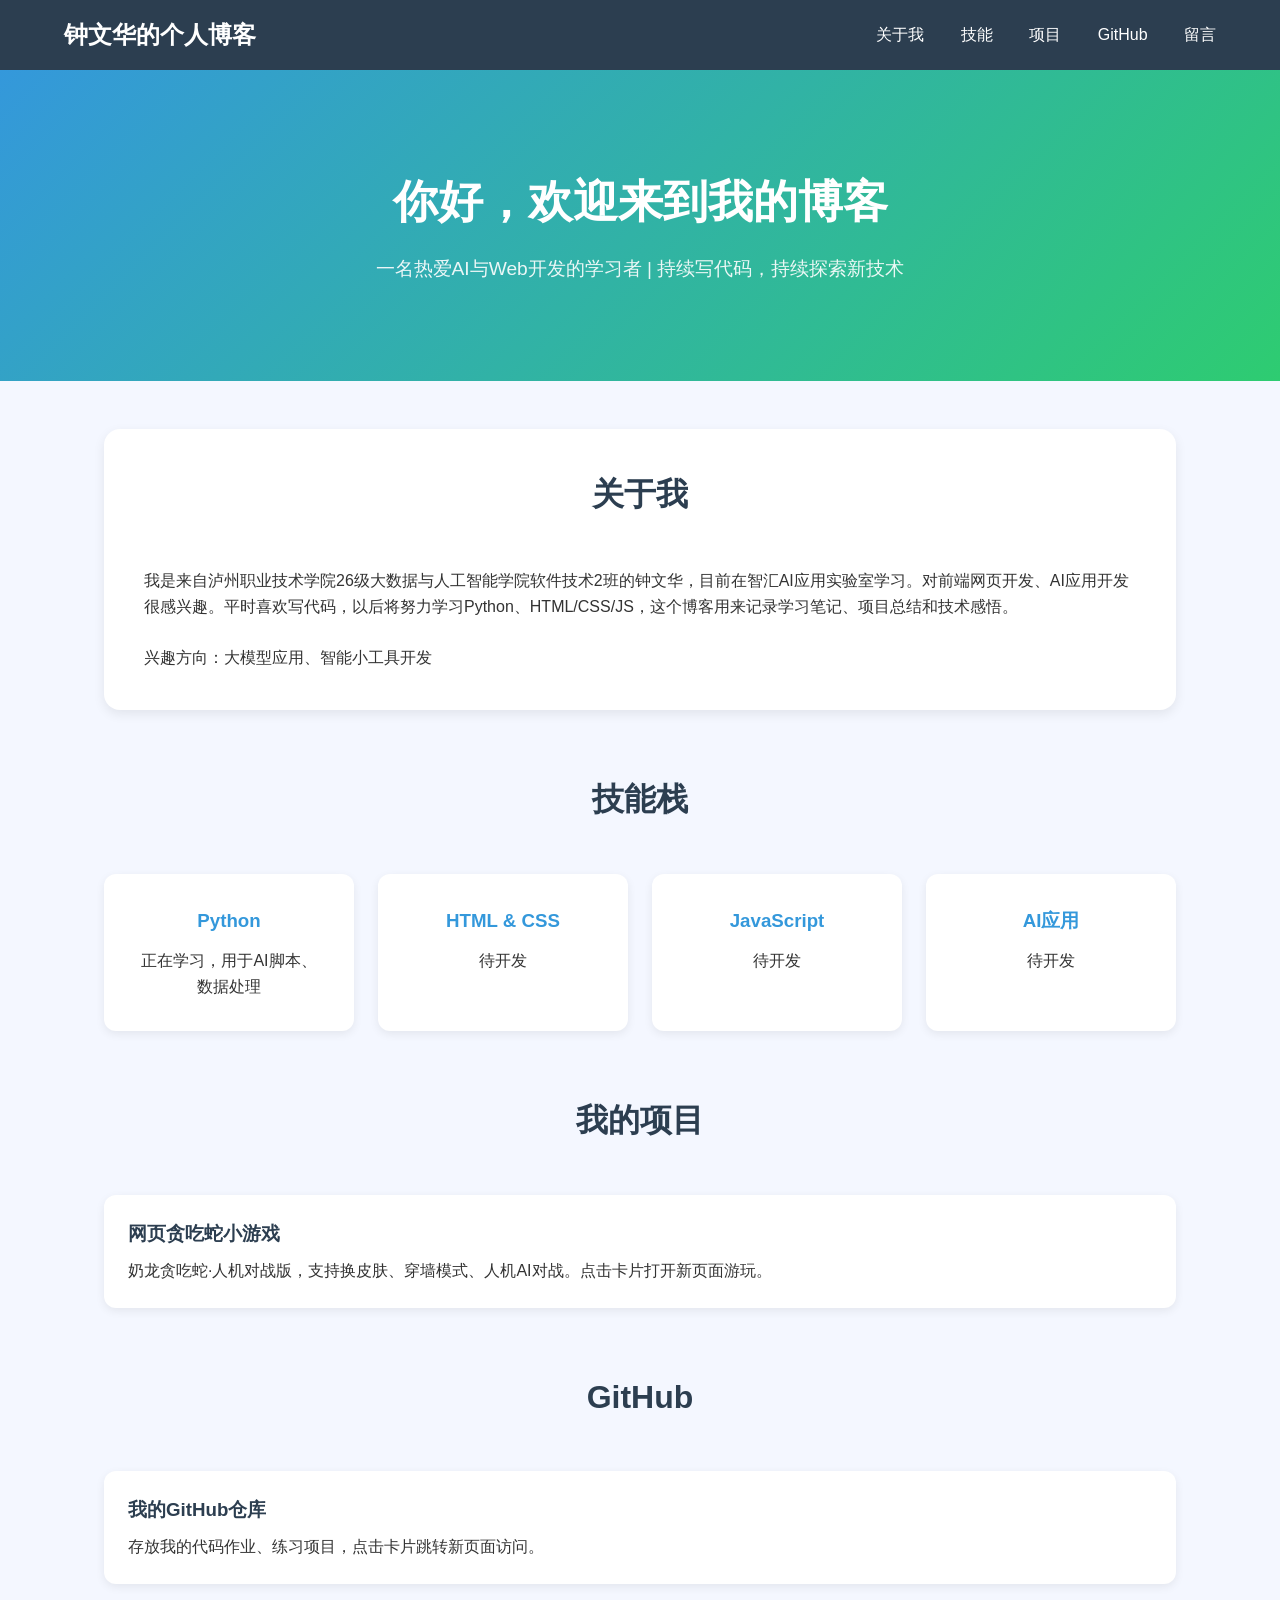
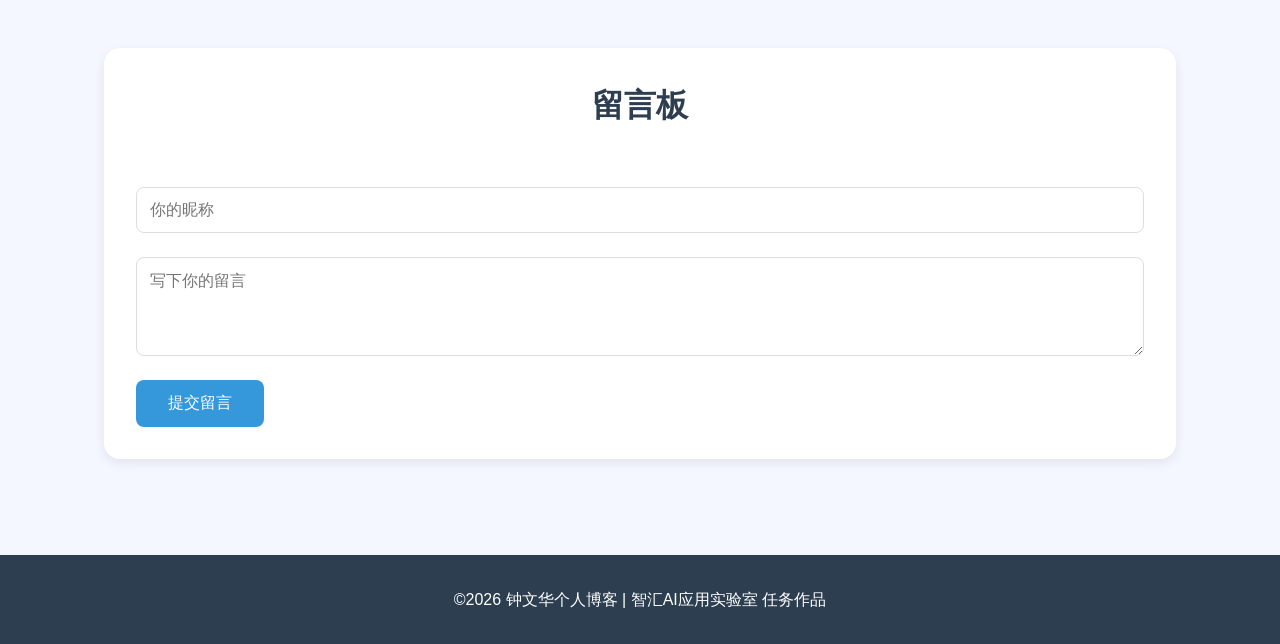
<file: _backup/index-v1.html>
<!DOCTYPE html>
<html lang="zh-CN">
<head>
    <meta charset="UTF-8">
    <meta name="viewport" content="width=device-width, initial-scale=1.0">
    <title>钟文华的个人博客</title>
    <style>
        * {
            margin: 0;
            padding: 0;
            box-sizing: border-box;
            font-family: "Microsoft Yahei", sans-serif;
        }
        body {
            background-color: #f4f7ff;
            color: #333;
            line-height: 1.6;
        }
        /* 导航栏 */
        nav {
            background: #2c3e50;
            color: white;
            padding: 1rem 5%;
            position: sticky;
            top: 0;
            z-index: 100;
        }
        .nav-container {
            max-width: 1200px;
            margin: 0 auto;
            display: flex;
            justify-content: space-between;
            align-items: center;
        }
        .logo {
            font-size: 1.5rem;
            font-weight: bold;
        }
        .nav-links a {
            color: #fff;
            text-decoration: none;
            margin-left: 2rem;
        }
        .nav-links a:hover {
            color: #3498db;
        }
        /* 容器通用 */
        .container {
            max-width: 1200px;
            margin: 0 auto;
            padding: 3rem 5%;
        }
        /* 首页介绍 */
        .hero {
            background: linear-gradient(135deg, #3498db, #2ecc71);
            color: white;
            text-align: center;
            padding: 6rem 2rem;
        }
        .hero h1 {
            font-size: 2.8rem;
            margin-bottom: 1rem;
        }
        .hero p {
            font-size: 1.2rem;
            opacity: 0.9;
        }
        /* 板块标题 */
        .section-title {
            text-align: center;
            font-size: 2rem;
            margin-bottom: 3rem;
            color: #2c3e50;
        }
        /* 关于我 */
        .about {
            background: #fff;
            border-radius: 16px;
            padding: 2.5rem;
            box-shadow: 0 4px 12px rgba(0,0,0,0.08);
            margin-bottom: 4rem;
        }
        /* 技能卡片 */
        .skill-wrap {
            display: grid;
            grid-template-columns: repeat(auto-fit, minmax(220px, 1fr));
            gap: 1.5rem;
            margin-bottom:4rem;
        }
        .skill-card {
            background: white;
            padding: 2rem;
            border-radius:12px;
            box-shadow:0 3px 10px rgba(0,0,0,0.07);
            text-align:center;
        }
        .skill-card h3 {
            color:#3498db;
            margin-bottom:0.8rem;
        }
        /* 项目板块 */
        .project-wrap {
            display: grid;
            grid-template-columns: repeat(auto-fit, minmax(280px,1fr));
            gap:2rem;
            margin-bottom:4rem;
        }
        .project-card {
            background:#fff;
            border-radius:12px;
            overflow:hidden;
            box-shadow:0 3px 10px rgba(0,0,0,0.07);
            transition: transform 0.2s;
        }
        .project-card a{
            text-decoration:none;
            color:inherit;
            display:block;
        }
        .project-card:hover{
            transform: translateY(-6px);
        }
        .project-card .content{
            padding:1.5rem;
        }
        .project-card h3{
            margin-bottom:0.6rem;
            color:#2c3e50;
        }
        /* 留言板 */
        .message-box{
            background:#fff;
            padding:2rem;
            border-radius:16px;
            box-shadow:0 4px 12px rgba(0,0,0,0.08);
        }
        textarea,input{
            width:100%;
            padding:0.8rem;
            margin:0.5rem 0 1rem;
            border:1px solid #ddd;
            border-radius:8px;
            font-size:1rem;
        }
        button{
            background:#3498db;
            color:white;
            border:none;
            padding:0.8rem 2rem;
            border-radius:8px;
            cursor:pointer;
            font-size:1rem;
        }
        button:hover{
            background:#2980b9;
        }
        /* 页脚 */
        footer{
            background:#2c3e50;
            color:#fff;
            text-align:center;
            padding:2rem;
            margin-top:3rem;
        }
    </style>
</head>
<body>
    <!--导航-->
    <nav>
        <div class="nav-container">
            <div class="logo">钟文华的个人博客</div>
            <div class="nav-links">
                <a href="#about">关于我</a>
                <a href="#skill">技能</a>
                <a href="#project">项目</a>
                <a href="#github">GitHub</a>
                <a href="#msg">留言</a>
            </div>
        </div>
    </nav>
    <!--头部横幅-->
    <section class="hero">
        <h1>你好，欢迎来到我的博客</h1>
        <p>一名热爱AI与Web开发的学习者 | 持续写代码，持续探索新技术</p>
    </section>

    <div class="container">
        <!--关于我-->
        <section id="about" class="about">
            <h2 class="section-title">关于我</h2>
            <p>我是来自泸州职业技术学院26级大数据与人工智能学院软件技术2班的钟文华，目前在智汇AI应用实验室学习。对前端网页开发、AI应用开发很感兴趣。平时喜欢写代码，以后将努力学习Python、HTML/CSS/JS，这个博客用来记录学习笔记、项目总结和技术感悟。</p>
            <br>
            <p>兴趣方向：大模型应用、智能小工具开发</p>
        </section>

        <!--技能板块-->
        <section id="skill">
            <h2 class="section-title">技能栈</h2>
            <div class="skill-wrap">
                <div class="skill-card">
                    <h3>Python</h3>
                    <p>正在学习，用于AI脚本、数据处理</p>
                </div>
                <div class="skill-card">
                    <h3>HTML & CSS</h3>
                    <p>待开发</p>
                </div>
                <div class="skill-card">
                    <h3>JavaScript</h3>
                    <p>待开发</p>
                </div>
                <div class="skill-card">
                    <h3>AI应用</h3>
                    <p>待开发</p>
                </div>
            </div>
        </section>

        <!--项目展示（点击卡片打开新页面）-->
        <section id="project">
            <h2 class="section-title">我的项目</h2>
            <div class="project-wrap">
                <div class="project-card">
                    <a href="snake.html" target="_blank">
                        <div class="content">
                            <h3>网页贪吃蛇小游戏</h3>
                            <p>奶龙贪吃蛇·人机对战版，支持换皮肤、穿墙模式、人机AI对战。点击卡片打开新页面游玩。</p>
                        </div>
                    </a>
                </div>
            </div>
        </section>

        <!--GitHub跳转栏 你把下面href改成你的github地址-->
        <section id="github">
            <h2 class="section-title">GitHub</h2>
            <div class="project-wrap">
                <div class="project-card">
                    <a href="https://github.com/huakingsama" target="_blank">
                        <div class="content">
                            <h3>我的GitHub仓库</h3>
                            <p>存放我的代码作业、练习项目，点击卡片跳转新页面访问。</p>
                        </div>
                    </a>
                </div>
            </div>
        </section>

        <!--留言区-->
        <section id="msg" class="message-box">
            <h2 class="section-title">留言板</h2>
            <input type="text" placeholder="你的昵称">
            <textarea rows="4" placeholder="写下你的留言"></textarea>
            <button onclick="alert('留言提交成功！')">提交留言</button>
        </section>
    </div>

    <footer>
        <p>©2026 钟文华个人博客 | 智汇AI应用实验室 任务作品</p>
    </footer>

    <script>
        // 平滑滚动
        document.querySelectorAll('a[href^="#"]').forEach(anchor => {
            anchor.addEventListener('click', function (e) {
                e.preventDefault();
                document.querySelector(this.getAttribute('href')).scrollIntoView({
                    behavior: 'smooth'
                });
            });
        })
    </script>
</body>
</html>
</file>
